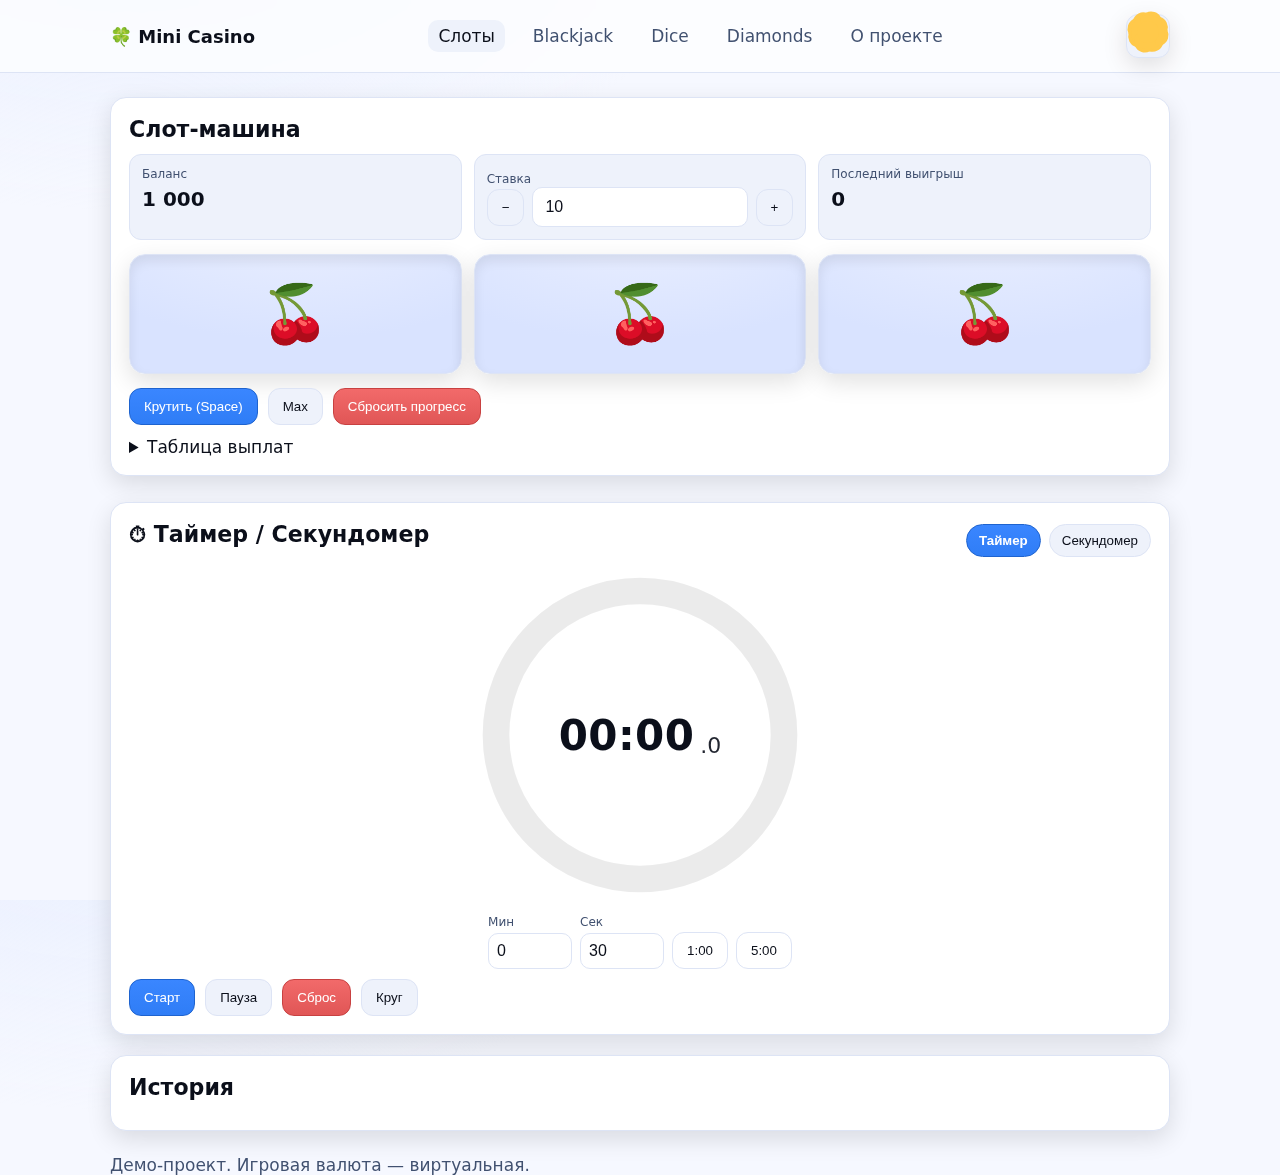
<file: index.html>
<!doctype html>
<html lang="ru">
<head>
  <meta charset="utf-8" />
  <meta name="viewport" content="width=device-width, initial-scale=1" />
  <title>🍀 Mini Casino — Слоты </title>
  <link rel="stylesheet" href="./styles/index.css" />
</head>
<body>
  <header class="app-header">
    <nav class="nav">
      <a class="nav__logo" href="index.html" aria-label="На главную">🍀 Mini Casino</a>
      <ul class="nav__links">
        <li><a href="index.html" aria-current="page">Слоты</a></li>
        <li><a href="blackjack.html">Blackjack</a></li>
        <li><a href="dice.html">Dice</a></li>
        <li><a href="diamonds.html">Diamonds</a></li>
        <li><a href="about.html">О проекте</a></li>
      </ul>

      <!-- Переключатель темы -->
      <button id="theme-toggle" class="theme-toggle" aria-label="Сменить тему">
        <span class="theme-toggle__icon" aria-hidden="true"></span>
        <span class="sr-only"></span>
      </button>
    </nav>
  </header>

  <main class="page">
    <section class="card">
      <h1 class="card__title">Слот-машина</h1>

      <div class="panel">
        <div class="panel__item">
          <div class="label">Баланс</div>
          <div class="value" id="balance" aria-live="polite">—</div>
        </div>
        <div class="panel__item">
          <label class="label" for="bet">Ставка</label>
          <div class="bet">
            <button class="btn btn--ghost" id="bet-dec" aria-label="Уменьшить ставку">−</button>
            <input id="bet" class="bet__input" type="number" min="1" step="10" value="10" inputmode="numeric" />
            <button class="btn btn--ghost" id="bet-inc" aria-label="Увеличить ставку">+</button>
          </div>
        </div>
        <div class="panel__item">
          <div class="label">Последний выигрыш</div>
          <div class="value" id="lastWin">0</div>
        </div>
      </div>

      <div class="slot" role="group" aria-label="Барабаны слота">
        <div class="reel" id="reel-1" aria-live="polite" aria-label="Барабан 1">🍒</div>
        <div class="reel" id="reel-2" aria-live="polite" aria-label="Барабан 2">🍒</div>
        <div class="reel" id="reel-3" aria-live="polite" aria-label="Барабан 3">🍒</div>
      </div>

      <div class="actions">
        <button class="btn btn--primary" id="spin">Крутить (Space)</button>
        <button class="btn" id="max-bet">Max</button>
        <button class="btn btn--danger" id="reset">Сбросить прогресс</button>
      </div>

      <details class="payouts">
        <summary>Таблица выплат</summary>
        <div class="payouts__grid">
          <div>💎 💎 💎</div><div>×50</div>
          <div>7️⃣ 7️⃣ 7️⃣</div><div>×20</div>
          <div>⭐ ⭐ ⭐</div><div>×7</div>
          <div>🍒 🍒 🍒</div><div>×5</div>
          <div>🍋 🍋 🍋</div><div>×4</div>
          <div>Любые две одинаковые</div><div>×1</div>
        </div>
      </details>
    </section>

    <!-- НОВОЕ: Таймер / Секундомер -->
    <section class="card timer-card" id="timer-card">
      <div class="timer-header">
        <h2 class="card__title">⏱ Таймер / Секундомер</h2>
        <div class="timer-tabs" role="tablist" aria-label="Режимы">
          <button class="tab is-active" data-mode="timer" role="tab" aria-selected="true">Таймер</button>
          <button class="tab" data-mode="stopwatch" role="tab" aria-selected="false">Секундомер</button>
        </div>
      </div>

      <div class="timer-widget">
        <div class="display-wrap">
          <svg class="ring" viewBox="0 0 120 120" aria-hidden="true">
            <circle class="ring-bg" cx="60" cy="60" r="54"></circle>
            <circle class="ring-fg" cx="60" cy="60" r="54"></circle>
          </svg>
          <div class="display" aria-live="polite">
            <span class="digits" id="tw-digits">00:00</span>
            <span class="millis" id="tw-millis">.0</span>
          </div>
        </div>

        <div class="controls">
          <div class="timer-inputs" id="tw-inputs">
            <label>Мин
              <input id="tw-min" type="number" min="0" max="999" value="0" inputmode="numeric">
            </label>
            <label>Сек
              <input id="tw-sec" type="number" min="0" max="59" value="30" inputmode="numeric">
            </label>
            <button class="btn btn--ghost" id="tw-set-1">1:00</button>
            <button class="btn btn--ghost" id="tw-set-5">5:00</button>
          </div>

          <div class="actions">
            <button class="btn btn--primary" id="tw-start">Старт</button>
            <button class="btn" id="tw-pause" disabled>Пауза</button>
            <button class="btn btn--danger" id="tw-reset" disabled>Сброс</button>
            <button class="btn" id="tw-lap" disabled title="Круг (для секундомера)">Круг</button>
          </div>
        </div>

        <div class="laps" id="tw-laps" hidden>
          <div class="laps-head">
            <span>#</span><span>Время круга</span><span>Суммарно</span>
          </div>
          <div class="laps-body" id="tw-laps-body"></div>
          <button class="btn btn--ghost small" id="tw-clear-laps" disabled>Очистить круги</button>
        </div>
      </div>
    </section>

    <section class="card">
      <h2 class="card__title">История</h2>
      <ul id="history" class="history" aria-live="polite"></ul>
    </section>
  </main>

  <footer class="app-footer">
    <p>Демо-проект. Игровая валюта — виртуальная.</p>
  </footer>

  <!-- ТВОИ СКРИПТЫ -->
  <script src="./core/app.js"></script>
  <script src="./slots//index.js"></script>

  <!-- НОВОЕ: переключение темы + таймер/секундомер -->
  <script src="./core/theme.js"></script>
  <script src="./index.js"></script>
</body>
</html>
</file>
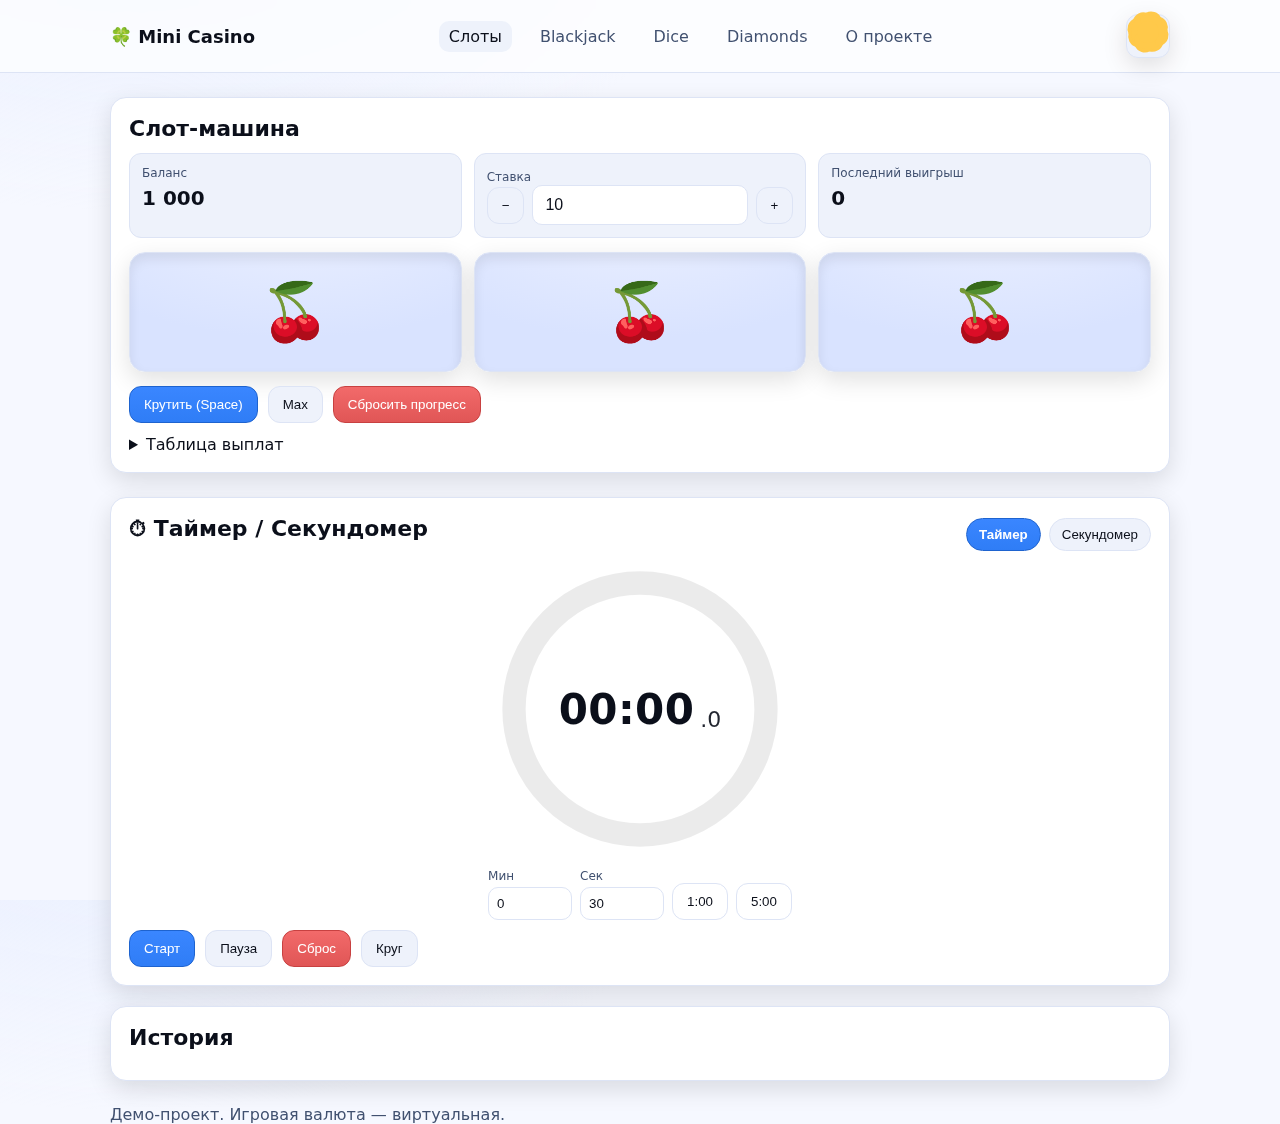
<file: mini-casino/index.html>
<!doctype html>
<html lang="ru">
<head>
  <meta charset="utf-8" />
  <meta name="viewport" content="width=device-width, initial-scale=1" />
  <title>🍀 Mini Casino — Слоты</title>
  <link rel="stylesheet" href="./src/styles/index.css" />
</head>
<body>
  <header class="app-header">
    <nav class="nav">
      <a class="nav__logo" href="index.html" aria-label="На главную">🍀 Mini Casino</a>
      <ul class="nav__links">
        <li><a href="index.html" aria-current="page">Слоты</a></li>
        <li><a href="blackjack.html">Blackjack</a></li>
        <li><a href="dice.html">Dice</a></li>
        <li><a href="diamonds.html">Diamonds</a></li>
        <li><a href="about.html">О проекте</a></li>
      </ul>

      <!-- Переключатель темы -->
      <button id="theme-toggle" class="theme-toggle" aria-label="Сменить тему">
        <span class="theme-toggle__icon" aria-hidden="true"></span>
        <span class="sr-only"></span>
      </button>
    </nav>
  </header>

  <main class="page">
    <section class="card">
      <h1 class="card__title">Слот-машина</h1>

      <div class="panel">
        <div class="panel__item">
          <div class="label">Баланс</div>
          <div class="value" id="balance" aria-live="polite">—</div>
        </div>
        <div class="panel__item">
          <label class="label" for="bet">Ставка</label>
          <div class="bet">
            <button class="btn btn--ghost" id="bet-dec" aria-label="Уменьшить ставку">−</button>
            <input id="bet" class="bet__input" type="number" min="1" step="10" value="10" inputmode="numeric" />
            <button class="btn btn--ghost" id="bet-inc" aria-label="Увеличить ставку">+</button>
          </div>
        </div>
        <div class="panel__item">
          <div class="label">Последний выигрыш</div>
          <div class="value" id="lastWin">0</div>
        </div>
      </div>

      <div class="slot" role="group" aria-label="Барабаны слота">
        <div class="reel" id="reel-1" aria-live="polite" aria-label="Барабан 1">🍒</div>
        <div class="reel" id="reel-2" aria-live="polite" aria-label="Барабан 2">🍒</div>
        <div class="reel" id="reel-3" aria-live="polite" aria-label="Барабан 3">🍒</div>
      </div>

      <div class="actions">
        <button class="btn btn--primary" id="spin">Крутить (Space)</button>
        <button class="btn" id="max-bet">Max</button>
        <button class="btn btn--danger" id="reset">Сбросить прогресс</button>
      </div>

      <details class="payouts">
        <summary>Таблица выплат</summary>
        <div class="payouts__grid">
          <div>💎 💎 💎</div><div>×50</div>
          <div>7️⃣ 7️⃣ 7️⃣</div><div>×20</div>
          <div>⭐ ⭐ ⭐</div><div>×7</div>
          <div>🍒 🍒 🍒</div><div>×5</div>
          <div>🍋 🍋 🍋</div><div>×4</div>
          <div>Любые две одинаковые</div><div>×1</div>
        </div>
      </details>
    </section>

    <!-- НОВОЕ: Таймер / Секундомер -->
    <section class="card timer-card" id="timer-card">
      <div class="timer-header">
        <h2 class="card__title">⏱ Таймер / Секундомер</h2>
        <div class="timer-tabs" role="tablist" aria-label="Режимы">
          <button class="tab is-active" data-mode="timer" role="tab" aria-selected="true">Таймер</button>
          <button class="tab" data-mode="stopwatch" role="tab" aria-selected="false">Секундомер</button>
        </div>
      </div>

      <div class="timer-widget">
        <div class="display-wrap">
          <svg class="ring" viewBox="0 0 120 120" aria-hidden="true">
            <circle class="ring-bg" cx="60" cy="60" r="54"></circle>
            <circle class="ring-fg" cx="60" cy="60" r="54"></circle>
          </svg>
          <div class="display" aria-live="polite">
            <span class="digits" id="tw-digits">00:00</span>
            <span class="millis" id="tw-millis">.0</span>
          </div>
        </div>

        <div class="controls">
          <div class="timer-inputs" id="tw-inputs">
            <label>Мин
              <input id="tw-min" type="number" min="0" max="999" value="0" inputmode="numeric">
            </label>
            <label>Сек
              <input id="tw-sec" type="number" min="0" max="59" value="30" inputmode="numeric">
            </label>
            <button class="btn btn--ghost" id="tw-set-1">1:00</button>
            <button class="btn btn--ghost" id="tw-set-5">5:00</button>
          </div>

          <div class="actions">
            <button class="btn btn--primary" id="tw-start">Старт</button>
            <button class="btn" id="tw-pause" disabled>Пауза</button>
            <button class="btn btn--danger" id="tw-reset" disabled>Сброс</button>
            <button class="btn" id="tw-lap" disabled title="Круг (для секундомера)">Круг</button>
          </div>
        </div>

        <div class="laps" id="tw-laps" hidden>
          <div class="laps-head">
            <span>#</span><span>Время круга</span><span>Суммарно</span>
          </div>
          <div class="laps-body" id="tw-laps-body"></div>
          <button class="btn btn--ghost small" id="tw-clear-laps" disabled>Очистить круги</button>
        </div>
      </div>
    </section>

    <section class="card">
      <h2 class="card__title">История</h2>
      <ul id="history" class="history" aria-live="polite"></ul>
    </section>
  </main>

  <footer class="app-footer">
    <p>Демо-проект. Игровая валюта — виртуальная.</p>
  </footer>

  <!-- ТВОИ СКРИПТЫ -->
  <script src="./src/core/app.js"></script>
  <script src="./src/games/slots/index.js"></script>

  <!-- НОВОЕ: переключение темы + таймер/секундомер -->
  <script src="./src/core/theme.js"></script>
  <script src="./src/widgets/timer/index.js"></script>
</body>
</html>
</file>
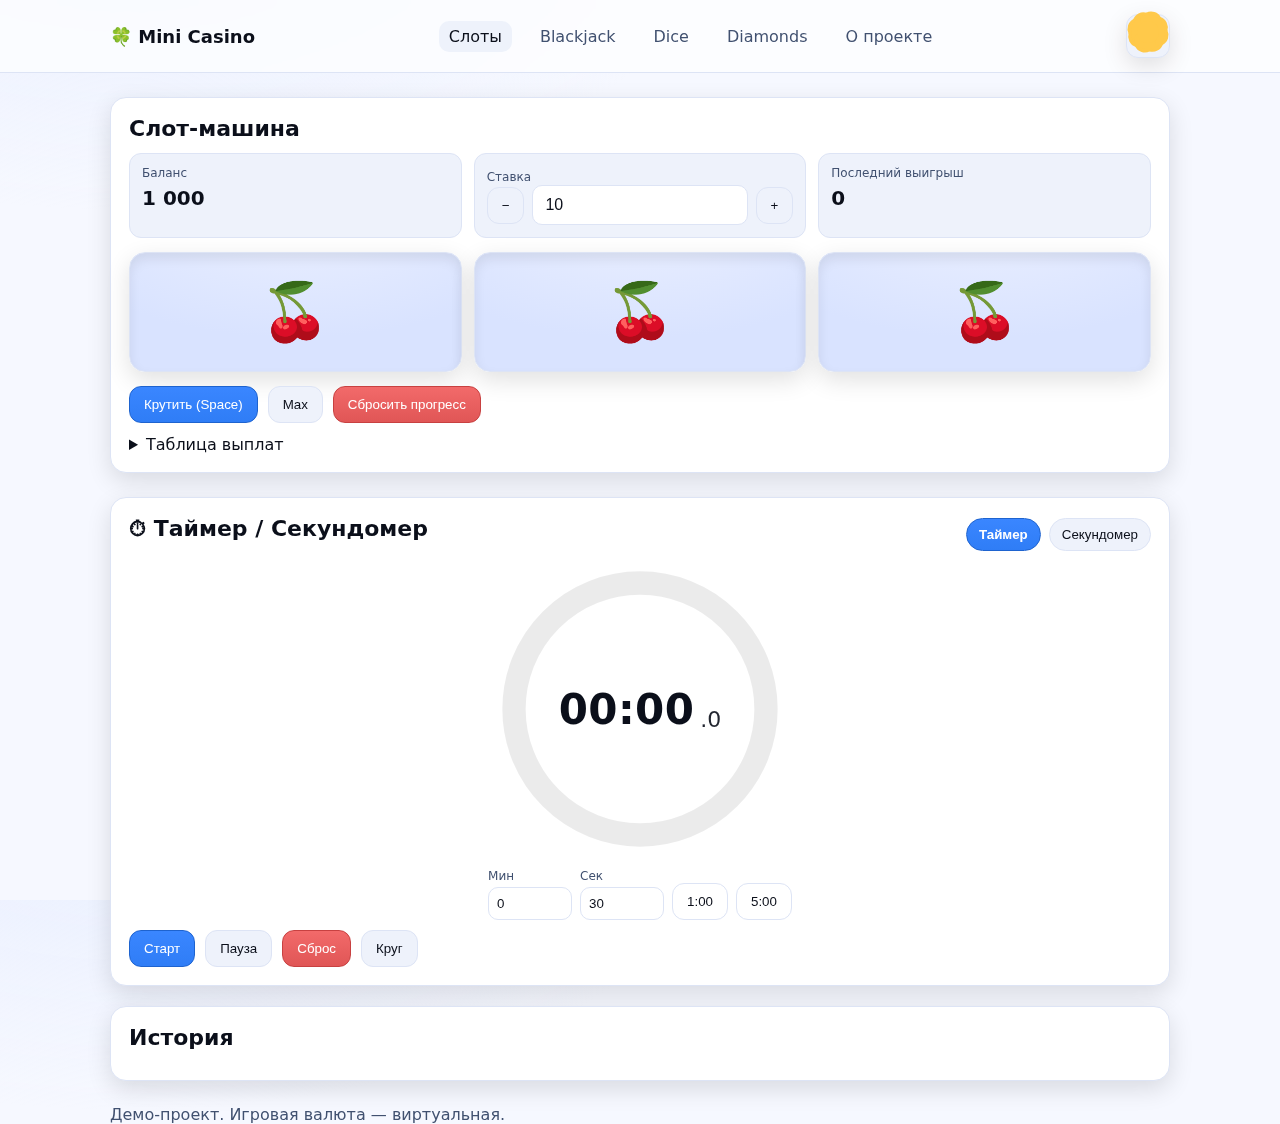
<file: mini-casino/public/index.html>
<!doctype html>
<html lang="ru">
<head>
  <meta charset="utf-8" />
  <meta name="viewport" content="width=device-width, initial-scale=1" />
  <title>🍀 Mini Casino — Слоты</title>
  <link rel="stylesheet" href="../src/styles/index.css" />
</head>
<body>
  <header class="app-header">
    <nav class="nav">
      <a class="nav__logo" href="index.html" aria-label="На главную">🍀 Mini Casino</a>
      <ul class="nav__links">
        <li><a href="index.html" aria-current="page">Слоты</a></li>
        <li><a href="blackjack.html">Blackjack</a></li>
        <li><a href="dice.html">Dice</a></li>
        <li><a href="diamonds.html">Diamonds</a></li>
        <li><a href="about.html">О проекте</a></li>
      </ul>

      <!-- Переключатель темы -->
      <button id="theme-toggle" class="theme-toggle" aria-label="Сменить тему">
        <span class="theme-toggle__icon" aria-hidden="true"></span>
        <span class="sr-only"></span>
      </button>
    </nav>
  </header>

  <main class="page">
    <section class="card">
      <h1 class="card__title">Слот-машина</h1>

      <div class="panel">
        <div class="panel__item">
          <div class="label">Баланс</div>
          <div class="value" id="balance" aria-live="polite">—</div>
        </div>
        <div class="panel__item">
          <label class="label" for="bet">Ставка</label>
          <div class="bet">
            <button class="btn btn--ghost" id="bet-dec" aria-label="Уменьшить ставку">−</button>
            <input id="bet" class="bet__input" type="number" min="1" step="10" value="10" inputmode="numeric" />
            <button class="btn btn--ghost" id="bet-inc" aria-label="Увеличить ставку">+</button>
          </div>
        </div>
        <div class="panel__item">
          <div class="label">Последний выигрыш</div>
          <div class="value" id="lastWin">0</div>
        </div>
      </div>

      <div class="slot" role="group" aria-label="Барабаны слота">
        <div class="reel" id="reel-1" aria-live="polite" aria-label="Барабан 1">🍒</div>
        <div class="reel" id="reel-2" aria-live="polite" aria-label="Барабан 2">🍒</div>
        <div class="reel" id="reel-3" aria-live="polite" aria-label="Барабан 3">🍒</div>
      </div>

      <div class="actions">
        <button class="btn btn--primary" id="spin">Крутить (Space)</button>
        <button class="btn" id="max-bet">Max</button>
        <button class="btn btn--danger" id="reset">Сбросить прогресс</button>
      </div>

      <details class="payouts">
        <summary>Таблица выплат</summary>
        <div class="payouts__grid">
          <div>💎 💎 💎</div><div>×50</div>
          <div>7️⃣ 7️⃣ 7️⃣</div><div>×20</div>
          <div>⭐ ⭐ ⭐</div><div>×7</div>
          <div>🍒 🍒 🍒</div><div>×5</div>
          <div>🍋 🍋 🍋</div><div>×4</div>
          <div>Любые две одинаковые</div><div>×1</div>
        </div>
      </details>
    </section>

    <!-- НОВОЕ: Таймер / Секундомер -->
    <section class="card timer-card" id="timer-card">
      <div class="timer-header">
        <h2 class="card__title">⏱ Таймер / Секундомер</h2>
        <div class="timer-tabs" role="tablist" aria-label="Режимы">
          <button class="tab is-active" data-mode="timer" role="tab" aria-selected="true">Таймер</button>
          <button class="tab" data-mode="stopwatch" role="tab" aria-selected="false">Секундомер</button>
        </div>
      </div>

      <div class="timer-widget">
        <div class="display-wrap">
          <svg class="ring" viewBox="0 0 120 120" aria-hidden="true">
            <circle class="ring-bg" cx="60" cy="60" r="54"></circle>
            <circle class="ring-fg" cx="60" cy="60" r="54"></circle>
          </svg>
          <div class="display" aria-live="polite">
            <span class="digits" id="tw-digits">00:00</span>
            <span class="millis" id="tw-millis">.0</span>
          </div>
        </div>

        <div class="controls">
          <div class="timer-inputs" id="tw-inputs">
            <label>Мин
              <input id="tw-min" type="number" min="0" max="999" value="0" inputmode="numeric">
            </label>
            <label>Сек
              <input id="tw-sec" type="number" min="0" max="59" value="30" inputmode="numeric">
            </label>
            <button class="btn btn--ghost" id="tw-set-1">1:00</button>
            <button class="btn btn--ghost" id="tw-set-5">5:00</button>
          </div>

          <div class="actions">
            <button class="btn btn--primary" id="tw-start">Старт</button>
            <button class="btn" id="tw-pause" disabled>Пауза</button>
            <button class="btn btn--danger" id="tw-reset" disabled>Сброс</button>
            <button class="btn" id="tw-lap" disabled title="Круг (для секундомера)">Круг</button>
          </div>
        </div>

        <div class="laps" id="tw-laps" hidden>
          <div class="laps-head">
            <span>#</span><span>Время круга</span><span>Суммарно</span>
          </div>
          <div class="laps-body" id="tw-laps-body"></div>
          <button class="btn btn--ghost small" id="tw-clear-laps" disabled>Очистить круги</button>
        </div>
      </div>
    </section>

    <section class="card">
      <h2 class="card__title">История</h2>
      <ul id="history" class="history" aria-live="polite"></ul>
    </section>
  </main>

  <footer class="app-footer">
    <p>Демо-проект. Игровая валюта — виртуальная.</p>
  </footer>

  <!-- ТВОИ СКРИПТЫ -->
  <script src="../src/core/app.js"></script>
  <script src="../src/games/slots/index.js"></script>

  <!-- НОВОЕ: переключение темы + таймер/секундомер -->
  <script src="../src/core/theme.js"></script>
  <script src="../src/widgets/timer/index.js"></script>
</body>
</html>
</file>
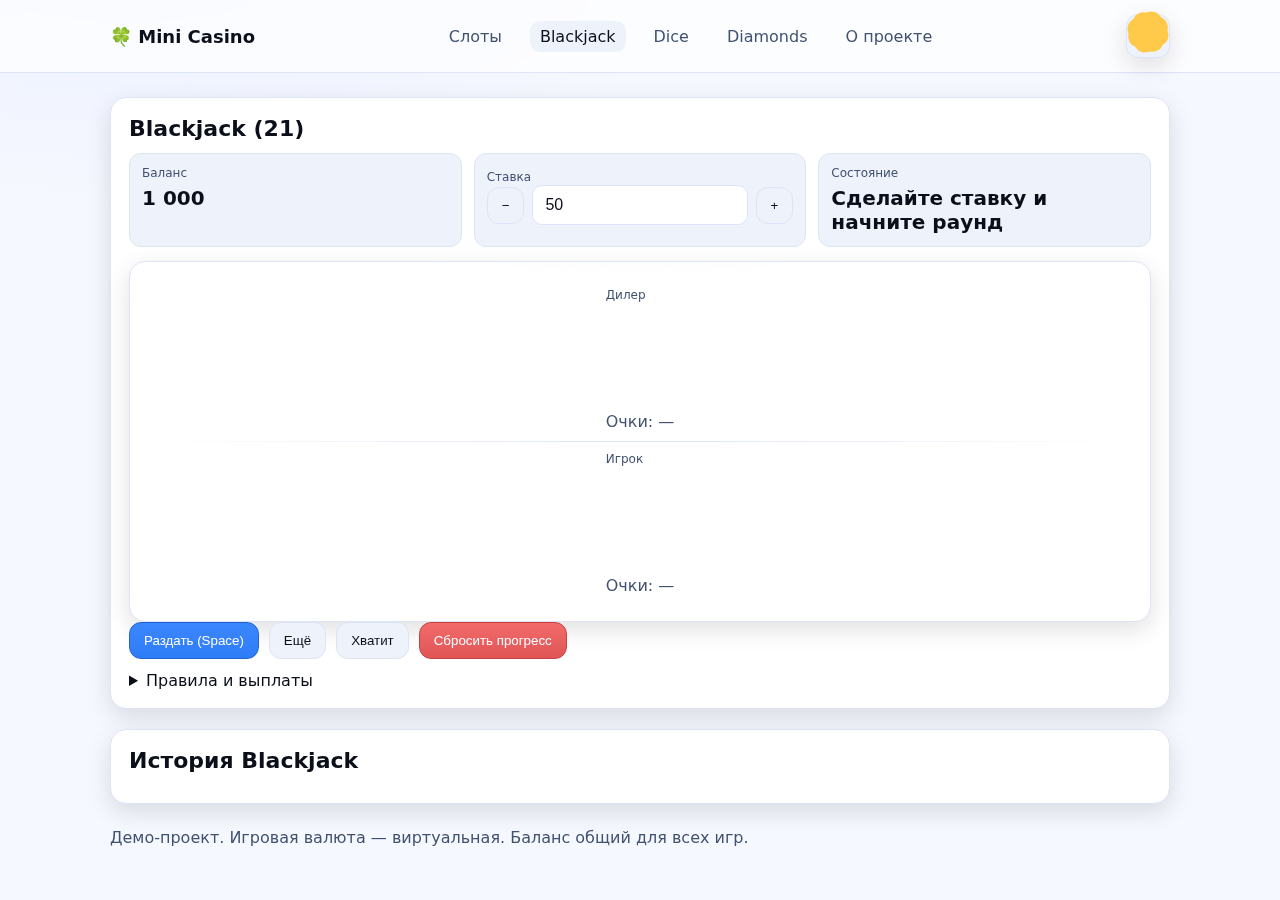
<file: blackjack.html>
<!doctype html>
<html lang="ru">
<head>
  <meta charset="utf-8" />
  <meta name="viewport" content="width=device-width, initial-scale=1" />
  <title>Blackjack — 🍀 Mini Casino</title>
  <link rel="stylesheet" href="/mini-casino/src/styles/index.css" />
</head>
<body>
  <header class="app-header">
    <nav class="nav">
      <a class="nav__logo" href="index.html">🍀 Mini Casino</a>
      <ul class="nav__links">
        <li><a href="index.html">Слоты</a></li>
        <li><a href="blackjack.html" aria-current="page">Blackjack</a></li>
        <li><a href="dice.html">Dice</a></li>
        <li><a href="diamonds.html">Diamonds</a></li>

        <li><a href="about.html">О проекте</a></li>
      </ul>

      <button id="theme-toggle" class="theme-toggle" aria-label="Сменить тему">
        <span class="theme-toggle__icon" aria-hidden="true"></span>
        <span class="sr-only"></span>
      </button>

    </nav>
  </header>

  <main class="page">
    <section class="card">
      <h1 class="card__title">Blackjack (21)</h1>

      <div class="panel">
        <div class="panel__item">
          <div class="label">Баланс</div>
          <div class="value" id="bj-balance">—</div>
        </div>
        <div class="panel__item">
          <label class="label" for="bj-bet">Ставка</label>
          <div class="bet">
            <button class="btn btn--ghost" id="bj-bet-dec">−</button>
            <input id="bj-bet" class="bet__input" type="number" min="10" step="10" value="50" />
            <button class="btn btn--ghost" id="bj-bet-inc">+</button>
          </div>
        </div>
        <div class="panel__item">
          <div class="label">Состояние</div>
          <div class="value" id="bj-status">Сделайте ставку и начните раунд</div>
        </div>
      </div>

      <div class="bj-table">
        <div class="bj-row">
          <div class="bj-hand">
            <div class="label">Дилер</div>
            <div class="bj-cards" id="dealer-cards" aria-live="polite"></div>
            <div class="bj-score" id="dealer-score">Очки: —</div>
          </div>
        </div>
        <div class="bj-divider"></div>
        <div class="bj-row">
          <div class="bj-hand">
            <div class="label">Игрок</div>
            <div class="bj-cards" id="player-cards" aria-live="polite"></div>
            <div class="bj-score" id="player-score">Очки: —</div>
          </div>
        </div>
      </div>

      <div class="actions">
        <button class="btn btn--primary" id="bj-deal">Раздать (Space)</button>
        <button class="btn" id="bj-hit" disabled>Ещё</button>
        <button class="btn" id="bj-stand" disabled>Хватит</button>
        <button class="btn btn--danger" id="bj-reset">Сбросить прогресс</button>
      </div>

      <details class="payouts">
        <summary>Правила и выплаты</summary>
        <ul class="list">
          <li>Цель — набрать 21 или ближе к 21, чем дилер, не перебирая.</li>
          <li>A = 1 или 11; J/Q/K = 10; остальное — по номиналу.</li>
          <li>Естественный блэкджек (A + 10/J/Q/K на раздаче): выплата 3:2.</li>
          <li>Обычная победа: 1:1. Ничья: возврат ставки.</li>
          <li>Дилер берёт карты до «софт 17» включительно.</li>
        </ul>
      </details>
    </section>

    <section class="card">
      <h2 class="card__title">История Blackjack</h2>
      <ul id="bj-history" class="history"></ul>
    </section>
  </main>

  <footer class="app-footer">
    <p>Демо-проект. Игровая валюта — виртуальная. Баланс общий для всех игр.</p>
  </footer>

  <script src="./mini-casino//src//core/app.js"></script>
  <script src="./mini-casino//src/games//blackjack//blackjack.js"></script>

  <script src="./mini-casino//src/core/theme.js"></script>
</body>
</html>
</file>
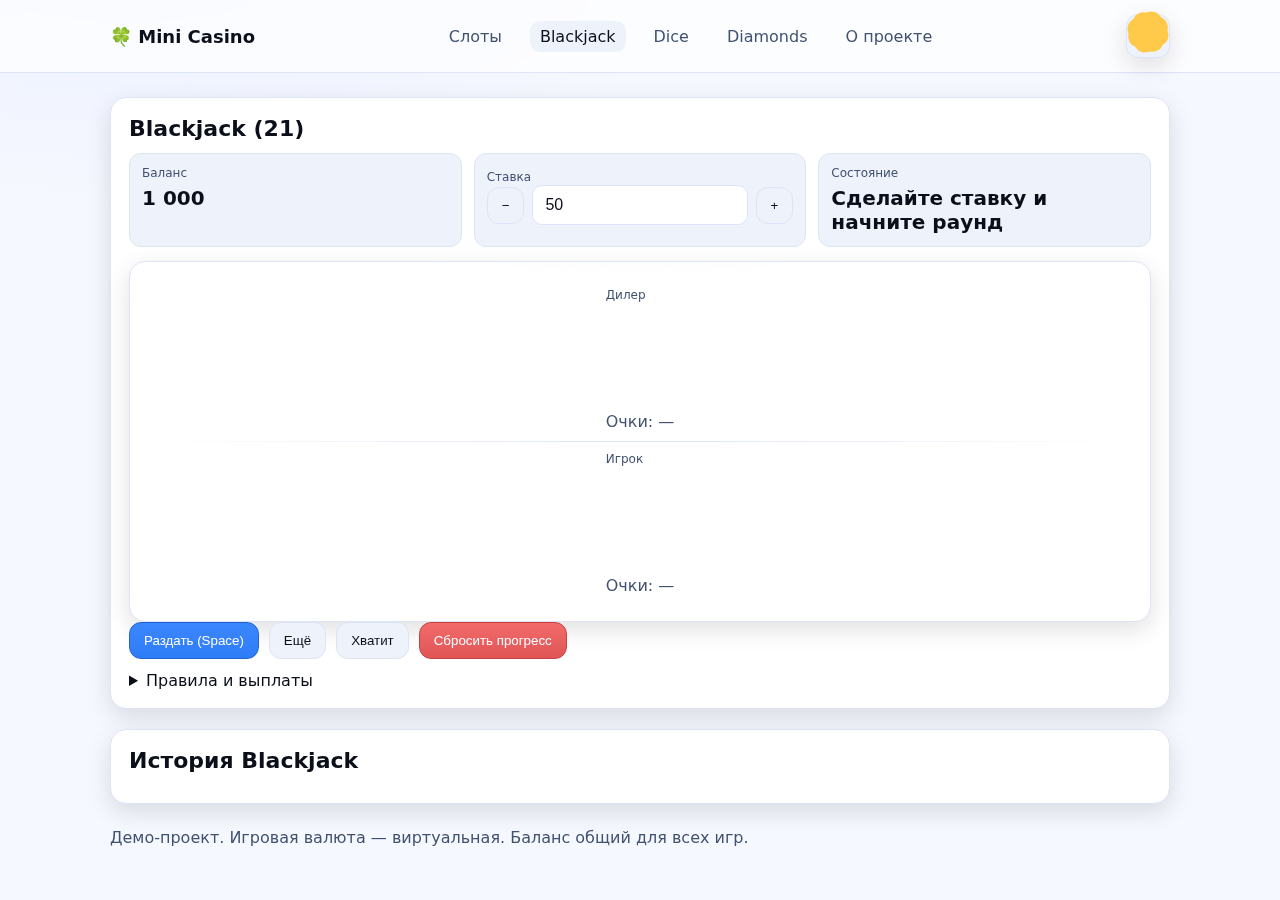
<file: mini-casino/blackjack.html>
<!doctype html>
<html lang="ru">
<head>
  <meta charset="utf-8" />
  <meta name="viewport" content="width=device-width, initial-scale=1" />
  <title>Blackjack — 🍀 Mini Casino</title>
  <link rel="stylesheet" href="./src//styles//index.css" />
</head>
<body>
  <header class="app-header">
    <nav class="nav">
      <a class="nav__logo" href="index.html">🍀 Mini Casino</a>
      <ul class="nav__links">
        <li><a href="index.html">Слоты</a></li>
        <li><a href="blackjack.html" aria-current="page">Blackjack</a></li>
        <li><a href="dice.html">Dice</a></li>
        <li><a href="diamonds.html">Diamonds</a></li>

        <li><a href="about.html">О проекте</a></li>
      </ul>

      <button id="theme-toggle" class="theme-toggle" aria-label="Сменить тему">
        <span class="theme-toggle__icon" aria-hidden="true"></span>
        <span class="sr-only"></span>
      </button>

    </nav>
  </header>

  <main class="page">
    <section class="card">
      <h1 class="card__title">Blackjack (21)</h1>

      <div class="panel">
        <div class="panel__item">
          <div class="label">Баланс</div>
          <div class="value" id="bj-balance">—</div>
        </div>
        <div class="panel__item">
          <label class="label" for="bj-bet">Ставка</label>
          <div class="bet">
            <button class="btn btn--ghost" id="bj-bet-dec">−</button>
            <input id="bj-bet" class="bet__input" type="number" min="10" step="10" value="50" />
            <button class="btn btn--ghost" id="bj-bet-inc">+</button>
          </div>
        </div>
        <div class="panel__item">
          <div class="label">Состояние</div>
          <div class="value" id="bj-status">Сделайте ставку и начните раунд</div>
        </div>
      </div>

      <div class="bj-table">
        <div class="bj-row">
          <div class="bj-hand">
            <div class="label">Дилер</div>
            <div class="bj-cards" id="dealer-cards" aria-live="polite"></div>
            <div class="bj-score" id="dealer-score">Очки: —</div>
          </div>
        </div>
        <div class="bj-divider"></div>
        <div class="bj-row">
          <div class="bj-hand">
            <div class="label">Игрок</div>
            <div class="bj-cards" id="player-cards" aria-live="polite"></div>
            <div class="bj-score" id="player-score">Очки: —</div>
          </div>
        </div>
      </div>

      <div class="actions">
        <button class="btn btn--primary" id="bj-deal">Раздать (Space)</button>
        <button class="btn" id="bj-hit" disabled>Ещё</button>
        <button class="btn" id="bj-stand" disabled>Хватит</button>
        <button class="btn btn--danger" id="bj-reset">Сбросить прогресс</button>
      </div>

      <details class="payouts">
        <summary>Правила и выплаты</summary>
        <ul class="list">
          <li>Цель — набрать 21 или ближе к 21, чем дилер, не перебирая.</li>
          <li>A = 1 или 11; J/Q/K = 10; остальное — по номиналу.</li>
          <li>Естественный блэкджек (A + 10/J/Q/K на раздаче): выплата 3:2.</li>
          <li>Обычная победа: 1:1. Ничья: возврат ставки.</li>
          <li>Дилер берёт карты до «софт 17» включительно.</li>
        </ul>
      </details>
    </section>

    <section class="card">
      <h2 class="card__title">История Blackjack</h2>
      <ul id="bj-history" class="history"></ul>
    </section>
  </main>

  <footer class="app-footer">
    <p>Демо-проект. Игровая валюта — виртуальная. Баланс общий для всех игр.</p>
  </footer>

  <script src="./src//core/app.js"></script>
  <script src="./src/games//blackjack//blackjack.js"></script>

  <script src="./src/core/theme.js"></script>
</body>
</html>
</file>
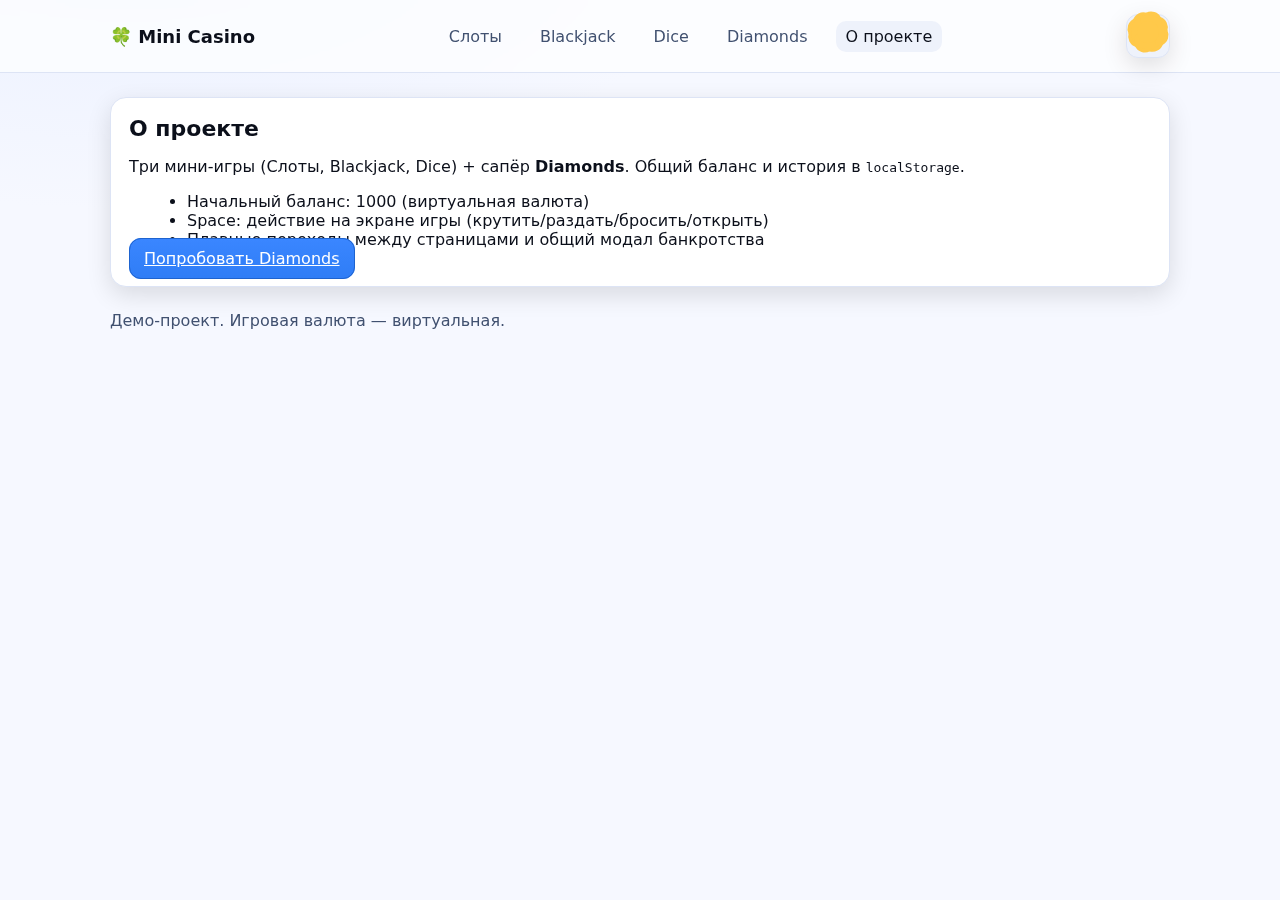
<file: mini-casino/public/about.html>
<!doctype html>
<html lang="ru">
<head>
  <meta charset="utf-8" />
  <meta name="viewport" content="width=device-width, initial-scale=1" />
  <title>О проекте — 🍀 Mini Casino</title>
  <link rel="stylesheet" href="../src//styles/index.css" />
</head>
<body>
  <header class="app-header">
    <nav class="nav">
      <a class="nav__logo" href="index.html">🍀 Mini Casino</a>
      <ul class="nav__links">
        <li><a href="index.html">Слоты</a></li>
        <li><a href="blackjack.html">Blackjack</a></li>
        <li><a href="dice.html">Dice</a></li>
        <li><a href="diamonds.html">Diamonds</a></li>

        <li><a href="about.html" aria-current="page">О проекте</a></li>
      </ul>

      <button id="theme-toggle" class="theme-toggle" aria-label="Сменить тему">
        <span class="theme-toggle__icon" aria-hidden="true"></span>
        <span class="sr-only"></span>
      </button>
    </nav>
  </header>

  <main class="page">
    <section class="card">
      <h1 class="card__title">О проекте</h1>
      <p>Три мини-игры (Слоты, Blackjack, Dice) + сапёр <strong>Diamonds</strong>. Общий баланс и история в <code>localStorage</code>.</p>
      <ul class="list">
        <li>Начальный баланс: 1000 (виртуальная валюта)</li>
        <li>Space: действие на экране игры (крутить/раздать/бросить/открыть)</li>
        <li>Плавные переходы между страницами и общий модал банкротства</li>
      </ul>
      <a class="btn btn--primary" href="diamonds.html">Попробовать Diamonds</a>
    </section>
  </main>

  <footer class="app-footer">
    <p>Демо-проект. Игровая валюта — виртуальная.</p>
  </footer>

  <script src="../src//core//app.js"></script>

  <script src="../src/core/theme.js"></script>
</body>
</html>
</file>
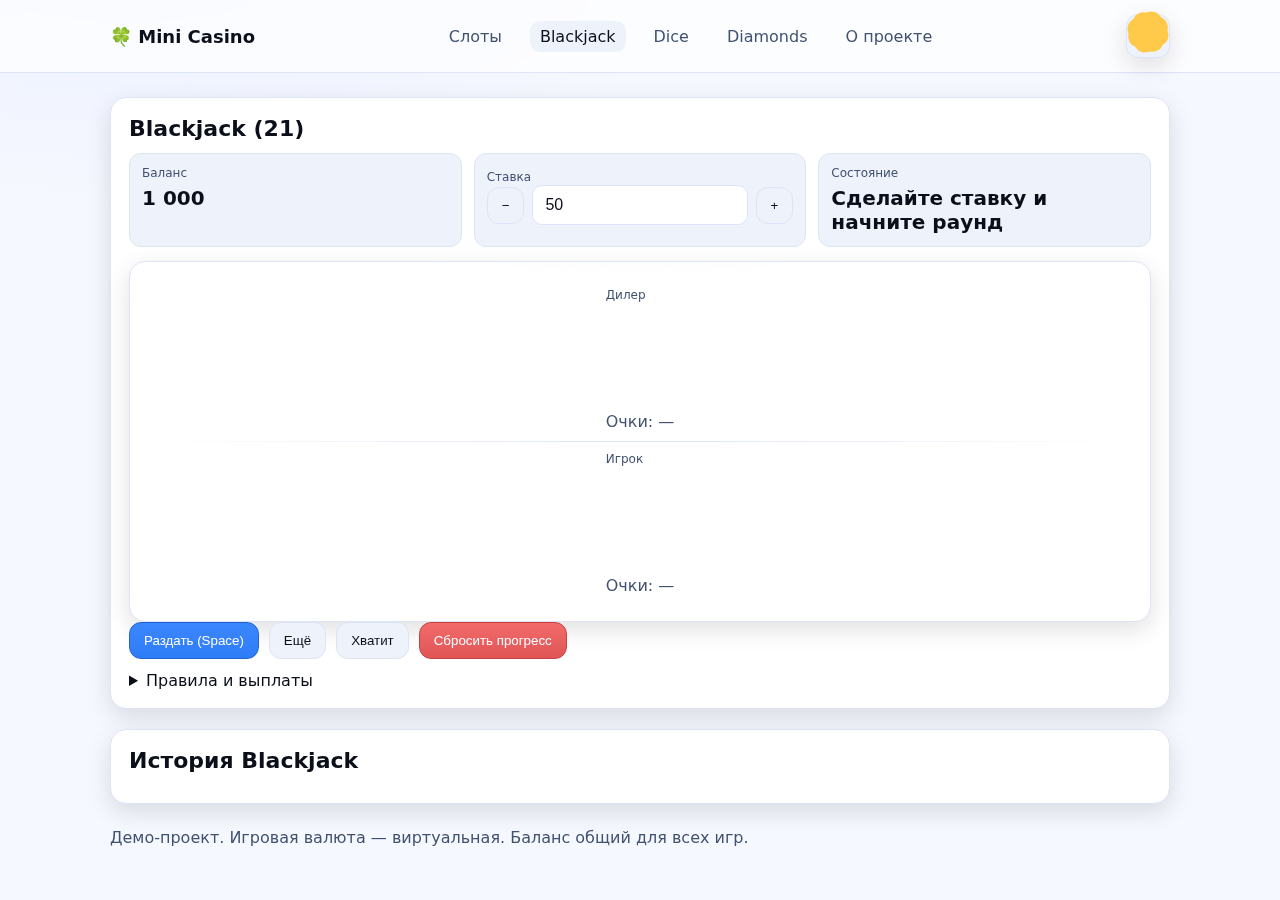
<file: mini-casino/public/blackjack.html>
<!doctype html>
<html lang="ru">
<head>
  <meta charset="utf-8" />
  <meta name="viewport" content="width=device-width, initial-scale=1" />
  <title>Blackjack — 🍀 Mini Casino</title>
  <link rel="stylesheet" href="../src//styles//index.css" />
</head>
<body>
  <header class="app-header">
    <nav class="nav">
      <a class="nav__logo" href="index.html">🍀 Mini Casino</a>
      <ul class="nav__links">
        <li><a href="index.html">Слоты</a></li>
        <li><a href="blackjack.html" aria-current="page">Blackjack</a></li>
        <li><a href="dice.html">Dice</a></li>
        <li><a href="diamonds.html">Diamonds</a></li>

        <li><a href="about.html">О проекте</a></li>
      </ul>

      <button id="theme-toggle" class="theme-toggle" aria-label="Сменить тему">
        <span class="theme-toggle__icon" aria-hidden="true"></span>
        <span class="sr-only"></span>
      </button>

    </nav>
  </header>

  <main class="page">
    <section class="card">
      <h1 class="card__title">Blackjack (21)</h1>

      <div class="panel">
        <div class="panel__item">
          <div class="label">Баланс</div>
          <div class="value" id="bj-balance">—</div>
        </div>
        <div class="panel__item">
          <label class="label" for="bj-bet">Ставка</label>
          <div class="bet">
            <button class="btn btn--ghost" id="bj-bet-dec">−</button>
            <input id="bj-bet" class="bet__input" type="number" min="10" step="10" value="50" />
            <button class="btn btn--ghost" id="bj-bet-inc">+</button>
          </div>
        </div>
        <div class="panel__item">
          <div class="label">Состояние</div>
          <div class="value" id="bj-status">Сделайте ставку и начните раунд</div>
        </div>
      </div>

      <div class="bj-table">
        <div class="bj-row">
          <div class="bj-hand">
            <div class="label">Дилер</div>
            <div class="bj-cards" id="dealer-cards" aria-live="polite"></div>
            <div class="bj-score" id="dealer-score">Очки: —</div>
          </div>
        </div>
        <div class="bj-divider"></div>
        <div class="bj-row">
          <div class="bj-hand">
            <div class="label">Игрок</div>
            <div class="bj-cards" id="player-cards" aria-live="polite"></div>
            <div class="bj-score" id="player-score">Очки: —</div>
          </div>
        </div>
      </div>

      <div class="actions">
        <button class="btn btn--primary" id="bj-deal">Раздать (Space)</button>
        <button class="btn" id="bj-hit" disabled>Ещё</button>
        <button class="btn" id="bj-stand" disabled>Хватит</button>
        <button class="btn btn--danger" id="bj-reset">Сбросить прогресс</button>
      </div>

      <details class="payouts">
        <summary>Правила и выплаты</summary>
        <ul class="list">
          <li>Цель — набрать 21 или ближе к 21, чем дилер, не перебирая.</li>
          <li>A = 1 или 11; J/Q/K = 10; остальное — по номиналу.</li>
          <li>Естественный блэкджек (A + 10/J/Q/K на раздаче): выплата 3:2.</li>
          <li>Обычная победа: 1:1. Ничья: возврат ставки.</li>
          <li>Дилер берёт карты до «софт 17» включительно.</li>
        </ul>
      </details>
    </section>

    <section class="card">
      <h2 class="card__title">История Blackjack</h2>
      <ul id="bj-history" class="history"></ul>
    </section>
  </main>

  <footer class="app-footer">
    <p>Демо-проект. Игровая валюта — виртуальная. Баланс общий для всех игр.</p>
  </footer>

  <script src="../src//core/app.js"></script>
  <script src="../src/games//blackjack//blackjack.js"></script>

  <script src="../src/core/theme.js"></script>
</body>
</html>
</file>
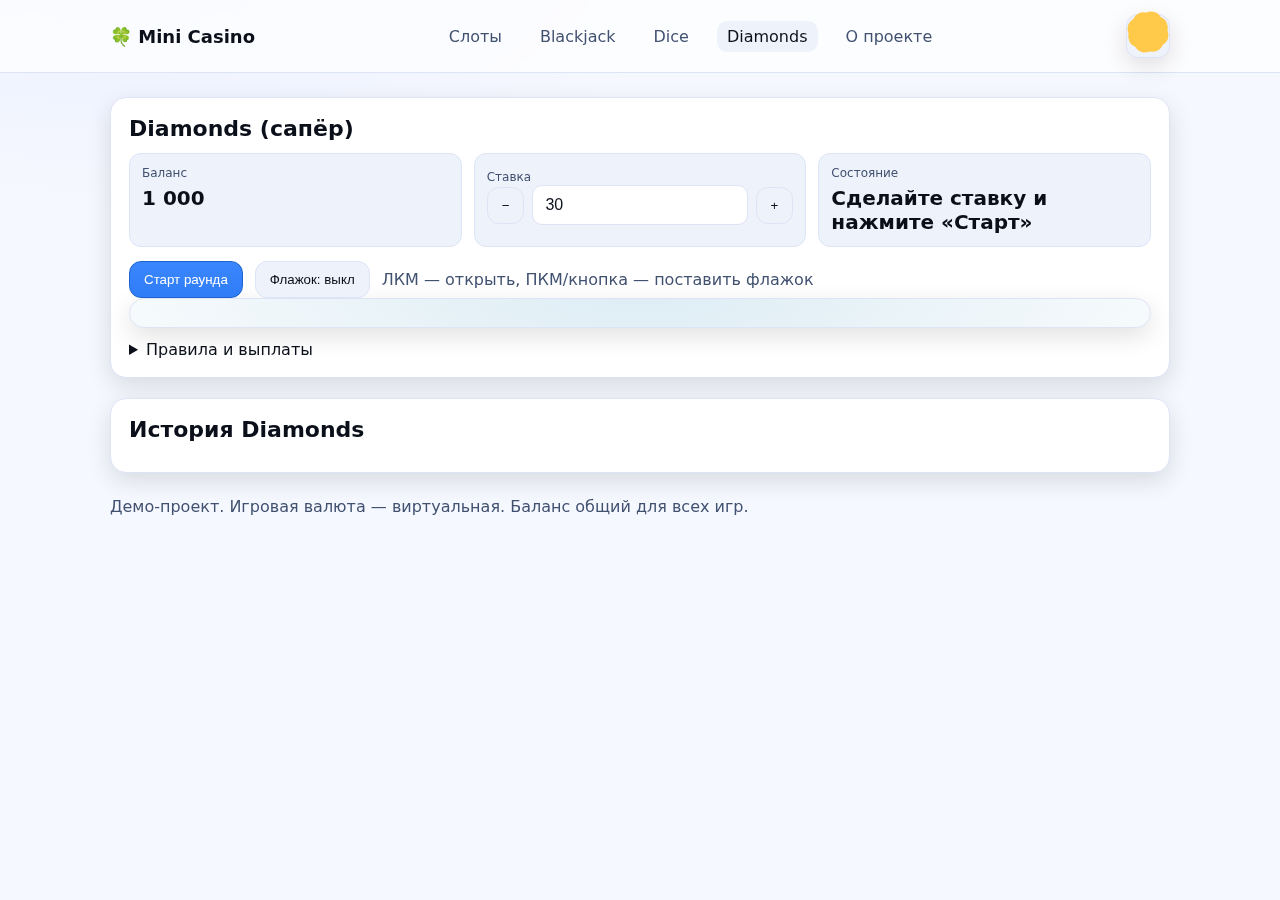
<file: mini-casino/public/diamonds.html>
<!doctype html>
<html lang="ru">
<head>
  <meta charset="utf-8" />
  <meta name="viewport" content="width=device-width, initial-scale=1" />
  <title>Diamonds — 🍀 Mini Casino</title>
  <link rel="stylesheet" href="../src//styles//index.css" />
</head>
<body>
  <header class="app-header">
    <nav class="nav">
      <a class="nav__logo" href="index.html">🍀 Mini Casino</a>
      <ul class="nav__links">
        <li><a href="index.html">Слоты</a></li>
        <li><a href="blackjack.html">Blackjack</a></li>
        <li><a href="dice.html">Dice</a></li>
        <li><a href="diamonds.html" aria-current="page">Diamonds</a></li>

        <li><a href="about.html">О проекте</a></li>
      </ul>

      <button id="theme-toggle" class="theme-toggle" aria-label="Сменить тему">
        <span class="theme-toggle__icon" aria-hidden="true"></span>
        <span class="sr-only"></span>
      </button>
    </nav>
  </header>

  <main class="page">
    <section class="card">
      <h1 class="card__title">Diamonds (сапёр)</h1>

      <div class="panel">
        <div class="panel__item">
          <div class="label">Баланс</div>
          <div class="value" id="dm-balance">—</div>
        </div>
        <div class="panel__item">
          <label class="label" for="dm-bet">Ставка</label>
          <div class="bet">
            <button class="btn btn--ghost" id="dm-bet-dec">−</button>
            <input id="dm-bet" class="bet__input" type="number" min="10" step="10" value="30" />
            <button class="btn btn--ghost" id="dm-bet-inc">+</button>
          </div>
        </div>
        <div class="panel__item">
          <div class="label">Состояние</div>
          <div class="value" id="dm-status">Сделайте ставку и нажмите «Старт»</div>
        </div>
      </div>

      <div class="diamonds-panel">
        <button class="btn btn--primary" id="dm-start">Старт раунда</button>
        <button class="btn" id="dm-flag">Флажок: выкл</button>
        <span class="diamonds-legend">ЛКМ — открыть, ПКМ/кнопка — поставить флажок</span>
      </div>

      <div id="board" class="diamonds-board" hidden>
        <div id="grid" class="diamonds-grid"></div>
      </div>

      <details class="payouts">
        <summary>Правила и выплаты</summary>
        <ul class="list">
          <li>Поле 8×8, бомб: 10. Нажмите «Старт» — ставка списывается.</li>
          <li>Откройте все безопасные клетки — победа (выплата ×3 от ставки).</li>
          <li>Попали в бомбу — проигрыш (выплата 0).</li>
          <li>Числа показывают, сколько бомб по соседству (как в сапёре).</li>
        </ul>
      </details>
    </section>

    <section class="card">
      <h2 class="card__title">История Diamonds</h2>
      <ul id="dm-history" class="history"></ul>
    </section>
  </main>

  <footer class="app-footer">
    <p>Демо-проект. Игровая валюта — виртуальная. Баланс общий для всех игр.</p>
  </footer>

  <script src="../src//core/app.js"></script>
  <script src="../src//games/diamonds/diamonds.js"></script>

  <script src="../src/core/theme.js"></script>
</body>
</html>
</file>
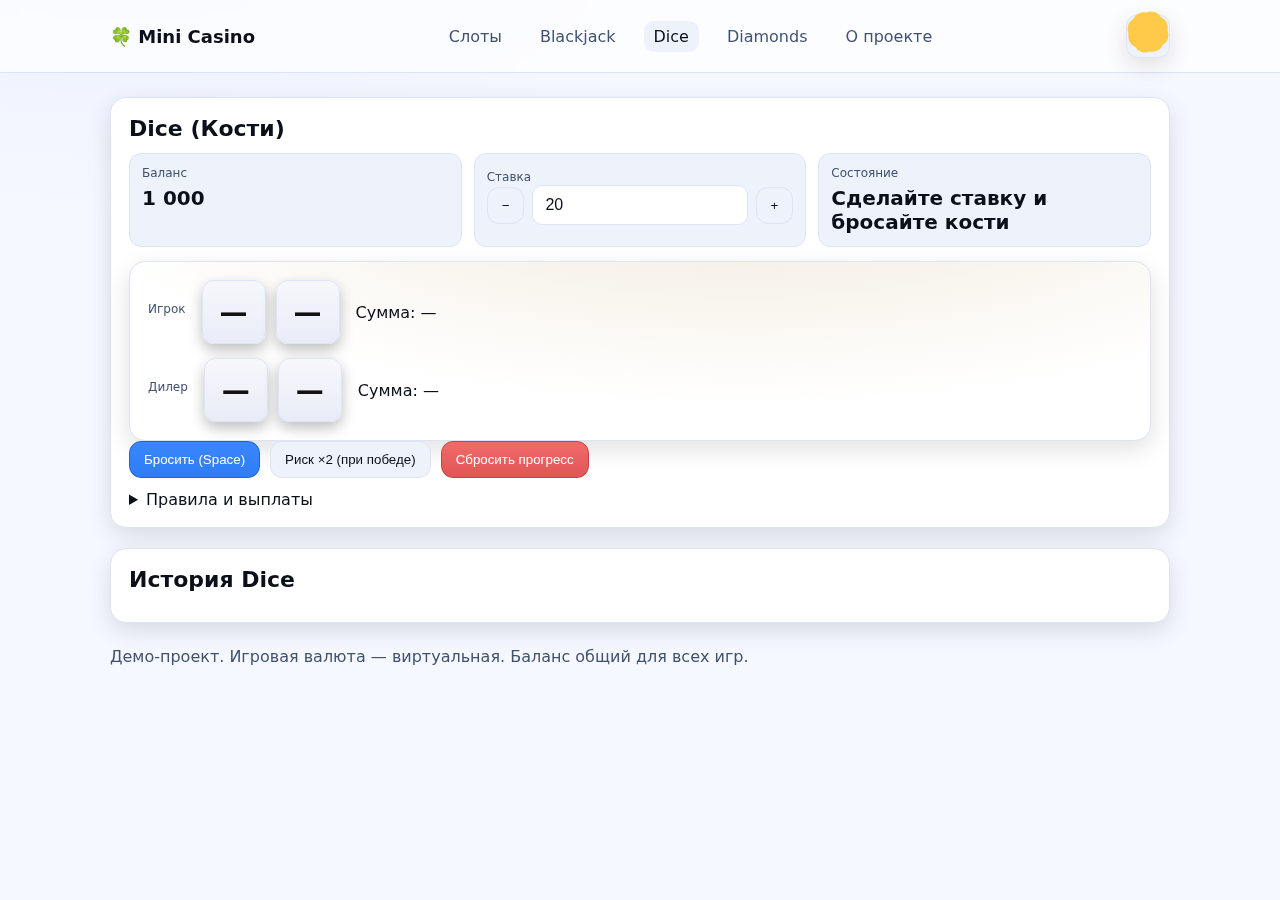
<file: mini-casino/public/dice.html>
<!doctype html>
<html lang="ru">
<head>
  <meta charset="utf-8" />
  <meta name="viewport" content="width=device-width, initial-scale=1" />
  <title>Dice — 🍀 Mini Casino</title>
  <link rel="stylesheet" href="../src/styles/index.css" />
</head>
<body>
  <header class="app-header">
    <nav class="nav">
      <a class="nav__logo" href="index.html">🍀 Mini Casino</a>
      <ul class="nav__links">
        <li><a href="index.html">Слоты</a></li>
        <li><a href="blackjack.html">Blackjack</a></li>
        <li><a href="dice.html" aria-current="page">Dice</a></li>
        <li><a href="diamonds.html">Diamonds</a></li>

        <li><a href="about.html">О проекте</a></li>
      </ul>

      <button id="theme-toggle" class="theme-toggle" aria-label="Сменить тему">
        <span class="theme-toggle__icon" aria-hidden="true"></span>
        <span class="sr-only"></span>
      </button>
    </nav>
  </header>

  <main class="page">
    <section class="card">
      <h1 class="card__title">Dice (Кости)</h1>

      <div class="panel">
        <div class="panel__item">
          <div class="label">Баланс</div>
          <div class="value" id="d-balance">—</div>
        </div>
        <div class="panel__item">
          <label class="label" for="d-bet">Ставка</label>
          <div class="bet">
            <button class="btn btn--ghost" id="d-bet-dec">−</button>
            <input id="d-bet" class="bet__input" type="number" min="10" step="10" value="20" />
            <button class="btn btn--ghost" id="d-bet-inc">+</button>
          </div>
        </div>
        <div class="panel__item">
          <div class="label">Состояние</div>
          <div class="value" id="d-status">Сделайте ставку и бросайте кости</div>
        </div>
      </div>

      <div class="dice-area">
        <div class="dice-row">
          <div class="label">Игрок</div>
          <div class="dice-pack">
            <div class="die" id="p1">—</div>
            <div class="die" id="p2">—</div>
          </div>
          <div class="dice-score" id="p-score">Сумма: —</div>
        </div>
        <div class="dice-row">
          <div class="label">Дилер</div>
          <div class="dice-pack">
            <div class="die" id="d1">—</div>
            <div class="die" id="d2">—</div>
          </div>
          <div class="dice-score" id="d-score">Сумма: —</div>
        </div>
      </div>

      <div class="actions">
        <button class="btn btn--primary" id="d-roll">Бросить (Space)</button>
        <button class="btn" id="d-double" disabled>Риск ×2 (при победе)</button>
        <button class="btn btn--danger" id="d-reset">Сбросить прогресс</button>
      </div>

      <details class="payouts">
        <summary>Правила и выплаты</summary>
        <ul class="list">
          <li>Бросаете 2d6 против дилера. Выше сумма — победа, 1:1.</li>
          <li>Двойные шестёрки у игрока: 3× (супер-выигрыш).</li>
          <li>Ничья — возврат ставки.</li>
          <li>Кнопка «Риск ×2» активна сразу после победы: второй бросок «ва-банк» (выигрыш удваивается, проигрыш — всё теряете).</li>
        </ul>
      </details>
    </section>

    <section class="card">
      <h2 class="card__title">История Dice</h2>
      <ul id="d-history" class="history"></ul>
    </section>
  </main>

  <footer class="app-footer">
    <p>Демо-проект. Игровая валюта — виртуальная. Баланс общий для всех игр.</p>
  </footer>

  <script src="../src//core/app.js"></script>
  <script src="../src/games/dice/dice.js"></script>

  <script src="../src/core/theme.js"></script>
</body>
</html>
</file>
<file: styles/index.css>
:root{
  --bg:#0b0f1a;
  --surface:#121829;
  --surface-2:#0f1422;
  --text:#e9f0ff;
  --muted:#9fb1d1;
  --primary:#2f7df6;
  --danger:#e05656;
  --ok:#29c07e;
  --border:#223055;
  --shadow:0 10px 30px rgba(0,0,0,.35);
  --radius:16px;
}

/* Светлая тема (переключается скриптом через data-theme на html) */
html[data-theme="light"]{
  --bg:#f6f8ff;
  --surface:#ffffff;
  --surface-2:#eef2fb;
  --text:#0b0f1a;
  --muted:#415170;
  --primary:#2f7df6;
  --danger:#c93f52;
  --ok:#1d985f;
  --border:#dde4f5;
  --shadow:0 8px 24px rgba(0,0,0,.12);
}

*{box-sizing:border-box}
html,body{height:100%}
body{
  margin:0;
  font-family:system-ui,-apple-system,Segoe UI,Roboto,Ubuntu,'Helvetica Neue',Arial;
  color:var(--text);
  background:radial-gradient(1200px 600px at 20% -10%, #1a2340 0%, #0b0f1a 60%) no-repeat, var(--bg);
}
html[data-theme="light"] body{
  background: radial-gradient(1000px 500px at 10% -10%, #e9efff 0%, transparent 60%), var(--bg);
}

.app-header{
  border-bottom:1px solid var(--border);
  position:sticky; top:0; backdrop-filter:saturate(1.2) blur(8px);
  background:rgba(11,15,26,.7); z-index:10;
}
html[data-theme="light"] .app-header{ background: rgba(255,255,255,.7); }

.nav{
  max-width:1100px; margin:0 auto; padding:14px 20px;
  display:flex; align-items:center; justify-content:space-between; gap:12px;
}
.nav__logo{color:#fff; text-decoration:none; font-weight:700; font-size:18px}
html[data-theme="light"] .nav__logo{ color:#0b0f1a; }

.nav__links{display:flex; gap:18px; list-style:none; margin:0; padding:0}
.nav__links a{color:var(--muted); text-decoration:none; padding:6px 10px; border-radius:10px}
.nav__links a[aria-current="page"], .nav__links a:hover{background:var(--surface-2); color:var(--text)}

.page{max-width:1100px; margin:24px auto; padding:0 20px; display:grid; gap:20px}
.card{
  background:linear-gradient(180deg, rgba(255,255,255,.02), rgba(255,255,255,0)) , var(--surface);
  border:1px solid var(--border); border-radius:var(--radius); box-shadow:var(--shadow);
  padding:18px;
}
.card__title{margin:0 0 12px; font-size:22px}

.panel{
  display:grid; grid-template-columns:repeat(3,1fr); gap:12px; margin-bottom:14px;
}
.panel__item{background:var(--surface-2); border:1px solid var(--border); border-radius:12px; padding:12px}
.label{font-size:12px; color:var(--muted); margin-bottom:6px}
.value{font-size:20px; font-weight:700}

.bet{display:flex; align-items:center; gap:8px}
.bet__input{
  width:100%; padding:10px 12px; border-radius:10px; border:1px solid var(--border);
  background:#0b1120; color:var(--text); font-size:16px;
}
html[data-theme="light"] .bet__input{ background:#fff; }

.slot{
  display:grid; grid-template-columns:repeat(3, 1fr); gap:12px; margin:14px 0;
}
.reel{
  display:grid; place-items:center; height:120px; font-size:56px; line-height:1;
  border-radius:16px; border:1px solid var(--border); background:radial-gradient(220px 120px at 50% -30%, #27345d, #0c1327);
  box-shadow:inset 0 6px 18px rgba(0,0,0,.45), var(--shadow);
  transition:transform .2s ease;
}
html[data-theme="light"] .reel{
  background: radial-gradient(260px 120px at 50% -30%, #eaefff, #d9e3ff);
  box-shadow: inset 0 6px 12px rgba(0,0,0,.08), var(--shadow);
}
.reel.spin{animation:spin 1.2s cubic-bezier(.25,.6,.2,1) infinite}
@keyframes spin{
  0%{transform:translateY(0)}
  50%{transform:translateY(-10px)}
  100%{transform:translateY(0)}
}

.actions{display:flex; flex-wrap:wrap; gap:10px}
.btn{
  appearance:none; border:1px solid var(--border); background:var(--surface-2); color:var(--text);
  padding:10px 14px; border-radius:12px; cursor:pointer; transition:transform .05s ease, background .2s, color .2s, border-color .2s;
}
.btn:hover{background:#111a31}
html[data-theme="light"] .btn:hover{ background:#e9eefc; }
.btn:active{transform:translateY(1px)}
.btn--primary{background:linear-gradient(180deg, #3a86ff, #2f7df6); border-color:#1e63cf; color:#fff}
.btn--danger{background:linear-gradient(180deg, #f26a6a, #e05656); border-color:#c84141; color:#fff}
.btn--ghost{background:transparent}

.payouts{margin-top:12px}
.payouts__grid{
  display:grid; grid-template-columns:1fr auto; gap:8px 16px; padding-top:8px; border-top:1px dashed var(--border);
}

.history{list-style:none; margin:0; padding:0; display:grid; gap:8px}
.history li{
  padding:10px 12px; border:1px solid var(--border); border-radius:10px; background:var(--surface-2);
  display:flex; align-items:center; justify-content:space-between; gap:10px; flex-wrap:wrap;
}
.badge{padding:4px 8px; border-radius:999px; font-size:12px; border:1px solid var(--border); background:#0b1120; color:var(--text)}
.badge--win{background:rgba(41,192,126,.12); border-color:#1d8a61; color:#078853}
.badge--loss{background:rgba(224,86,86,.12); border-color:#9a3b3b; color:#b65555}

.list{margin:10px 0 0 18px}
kbd{background:#111a31; border:1px solid var(--border); border-radius:6px; padding:2px 6px; font-family:ui-monospace, SFMono-Regular, Menlo, Consolas, "Liberation Mono", monospace}
html[data-theme="light"] kbd{ background:#eef2fb; }

.app-footer{max-width:1100px; margin:20px auto; padding:0 20px; color:var(--muted)}
.app-footer p{margin:0}

@media (max-width:760px){
  .panel{grid-template-columns:1fr}
  .reel{height:96px; font-size:44px}
}

/* === Route transitions === */
.route-veil{
  position:fixed; inset:0; pointer-events:none; z-index:9999;
  background: linear-gradient(120deg, #0e1630 0%, #1b2a57 50%, #0e1630 100%);
  transform: translateX(-100%);
}
.route-veil--enter{ animation: veilEnter 450ms cubic-bezier(.22,.61,.36,1) both; }
.route-veil--exit{  animation: veilExit 450ms cubic-bezier(.22,.61,.36,1) both; }
@keyframes veilEnter{ 0%{transform:translateX(0)} 100%{transform:translateX(100%)} }
@keyframes veilExit{  0%{transform:translateX(-100%)} 100%{transform:translateX(0)} }
.route-enter .page{ animation: pagePopIn 450ms cubic-bezier(.22,.61,.36,1) both; }
.route-exit .page{  animation: pageFadeOut 300ms ease both; filter: blur(2px); }
@keyframes pagePopIn{ 0%{opacity:0; transform:scale(.985)} 100%{opacity:1; transform:scale(1)} }
@keyframes pageFadeOut{0%{opacity:1; transform:scale(1)} 100%{opacity:.6; transform:scale(.985)} }

/* === Modal (банкрот) === */
.modal{ position:fixed; inset:0; display:grid; place-items:center; opacity:0; pointer-events:none; transition:opacity .2s ease; z-index:10000; }
.modal.is-open{ opacity:1; pointer-events:auto; }
.modal__backdrop{ position:absolute; inset:0; background:rgba(0,0,0,.5); backdrop-filter: blur(3px); }
.modal__dialog{
  position:relative; width:min(520px, 92vw);
  background:linear-gradient(180deg, rgba(255,255,255,.02), rgba(255,255,255,0)), var(--surface);
  border:1px solid var(--border); border-radius:16px; box-shadow: var(--shadow);
  padding:20px;
  animation: modalPop .2s ease both;
}
@keyframes modalPop{ from{transform:scale(.98); opacity:.7} to{transform:scale(1); opacity:1} }
.modal__title{ margin:0 0 8px; font-size:22px }
.modal__text{ margin:0 0 14px; color:var(--muted) }
.modal__actions{ display:flex; justify-content:flex-end; gap:10px }

/* === Blackjack styles === */
.bj-table{
  background: radial-gradient(800px 300px at 50% -80%, rgba(46,132,70,.35), transparent), var(--surface);
  border:1px solid var(--border); border-radius: var(--radius); padding:18px; box-shadow: var(--shadow);
}
.bj-row{display:flex; justify-content:center; margin:8px 0}
.bj-divider{ height:1px; background:linear-gradient(90deg, transparent, var(--border), transparent); margin:10px 0; }
.bj-hand .label{margin-bottom:8px}
.bj-cards{display:flex; gap:8px; flex-wrap:wrap; min-height:96px}
.bj-score{color:var(--muted); margin-top:6px}
.playing-card{
  width:64px; height:90px; border-radius:10px; border:1px solid var(--border);
  background:linear-gradient(180deg, #f7f7fb, #e9ecf8);
  color:#111; display:grid; grid-template-rows:auto 1fr; padding:6px; position:relative;
  box-shadow: 0 6px 14px rgba(0,0,0,.25);
}
.playing-card__rank{font-weight:700}
.playing-card__suit{position:absolute; bottom:6px; right:8px}
.playing-card--red{color:#c13030}
.playing-card--back{
  background: repeating-linear-gradient(45deg, #17305b, #17305b 8px, #0f2547 8px, #0f2547 16px);
  border-color:#102247;
}

/* === Dice styles === */
.dice-area{
  display:grid; gap:14px;
  background: radial-gradient(700px 250px at 60% -60%, rgba(180,140,60,.2), transparent) , var(--surface);
  border:1px solid var(--border); border-radius:var(--radius); padding:18px; box-shadow:var(--shadow);
}
.dice-row{display:flex; gap:16px; align-items:center; flex-wrap:wrap}
.dice-pack{display:flex; gap:10px; align-items:center}
.die{
  width:64px; height:64px; border-radius:12px; border:1px solid var(--border);
  background:linear-gradient(180deg, #f7f7fb, #e9ecf8);
  color:#111; display:grid; place-items:center; font-size:28px; font-weight:700;
  box-shadow: 0 6px 14px rgba(0,0,0,.25);
}
.die.shake{ animation: dieShake 600ms cubic-bezier(.36,.07,.19,.97); }
@keyframes dieShake{
  10%, 90% { transform: translateX(-1px) rotate(-1deg); }
  20%, 80% { transform: translateX(2px) rotate(2deg); }
  30%, 50%, 70% { transform: translateX(-4px) rotate(-3deg); }
  40%, 60% { transform: translateX(4px) rotate(3deg); }
}

/* === Diamonds styles === */
.diamonds-board{
  display:grid; gap:6px; justify-content:start;
  background: radial-gradient(700px 250px at 50% -60%, rgba(80,160,200,.2), transparent) , var(--surface);
  border:1px solid var(--border); border-radius:var(--radius); padding:14px; box-shadow:var(--shadow);
}
.diamonds-grid{ display:grid; gap:6px; }
.cell{
  width:42px; height:42px; border-radius:10px; border:1px solid var(--border);
  background:linear-gradient(180deg,#0f1424,#0b1120); display:grid; place-items:center; font-weight:700;
  cursor:pointer; user-select:none; transition:transform .05s ease, background .2s;
  color:#c3d5ff;
}
.cell:active{ transform: translateY(1px); }
.cell.revealed{ background:#141c33; cursor:default; }
.cell.bomb{ background:linear-gradient(180deg, #2a1020, #1a0b15); color:#ff9ab4; }
.cell.safe{ color:#8fd1ff; }
.cell.flagged{ outline:2px dashed #4b6fbf; }
.diamonds-panel{ display:flex; gap:12px; align-items:center; flex-wrap:wrap; }
.diamonds-legend{ color:var(--muted) }

/* ======= НОВОЕ: Переключатель темы ======= */
.theme-toggle{
  width:44px; height:44px; border-radius:12px; border:1px solid var(--border);
  background: var(--surface-2); display:grid; place-items:center; cursor:pointer;
  box-shadow: var(--shadow);
  transition: background .25s ease, border-color .25s ease, transform .15s ease;
}
.theme-toggle:hover{ background: rgba(255,255,255,.06); }
html[data-theme="light"] .theme-toggle:hover{ background: rgba(0,0,0,.05); }
.theme-toggle:active{ transform: translateY(1px); }

.theme-toggle__icon{
  width:22px; height:22px; border-radius:50%;
  background: var(--text);
  /* «луна» по умолчанию (тёмная тема): выемка псевдотенью */
  box-shadow:
    8px -8px 0 0 var(--surface-2),
    0 0 0 6px color-mix(in srgb, var(--text) 12%, transparent);
  transition: transform .35s ease, box-shadow .35s ease, background .35s ease;
}
html[data-theme="light"] .theme-toggle__icon{
  /* «солнце» с лучами */
  background: #ffc94a;
  box-shadow:
    0 0 0 6px color-mix(in srgb, #ffc94a 35%, transparent),
    0 -10px 0 0 #ffc94a,
    0 10px 0 0 #ffc94a,
    10px 0 0 0 #ffc94a,
    -10px 0 0 0 #ffc94a,
    7px 7px 0 0 #ffc94a,
    -7px 7px 0 0 #ffc94a,
    7px -7px 0 0 #ffc94a,
    -7px -7px 0 0 #ffc94a;
  transform: rotate(18deg);
}

/* ======= НОВОЕ: Таймер / Секундомер ======= */
.timer-card{ margin-top: 4px; }
.timer-header{ display:flex; align-items:center; justify-content:space-between; gap:12px; margin-bottom:8px; }
.timer-tabs{ display:flex; gap:8px; flex-wrap:wrap; }
.timer-tabs .tab{
  padding:8px 12px; border-radius:999px; border:1px solid var(--border);
  background: var(--surface-2); color: var(--text); cursor:pointer; transition:.2s;
}
.timer-tabs .tab.is-active{
  background: linear-gradient(180deg, #3a86ff, #2f7df6);
  border-color:#1e63cf; color:#fff; font-weight:700;
}

.timer-widget{ display:grid; gap:12px; }
.display-wrap{ position:relative; width:min(280px, 70vw); aspect-ratio:1; margin:8px auto; display:grid; place-items:center; }
.ring{ position:absolute; inset:0; }
.ring-bg{ fill:none; stroke:rgba(255,255,255,.08); stroke-width:10; }
html[data-theme="light"] .ring-bg{ stroke: rgba(0,0,0,.08); }
.ring-fg{
  fill:none; stroke:#ffd36e; stroke-width:10; stroke-linecap:round;
  stroke-dasharray: 339.292; /* 2πr, r=54 */
  stroke-dashoffset: 339.292;
  transform: rotate(-90deg); transform-origin: 50% 50%;
  transition: stroke-dashoffset .2s ease;
  filter: drop-shadow(0 4px 10px rgba(255,211,110,.35));
}

.display{ display:flex; align-items:flex-end; gap:6px; font-variant-numeric: tabular-nums; }
.digits{ font-size:42px; font-weight:800; letter-spacing:.4px; }
.millis{ font-size:22px; opacity:.9; transform: translateY(-2px); }

.controls{ display:grid; gap:10px; }
.timer-inputs{ display:flex; align-items:end; gap:8px; flex-wrap:wrap; justify-content:center; }
.timer-inputs label{ display:grid; gap:4px; font-size:12px; color: var(--muted); }
.timer-inputs input{
  width:84px; padding:8px; border-radius:10px; border:1px solid var(--border);
  background: #0b1120; color: var(--text);
}
html[data-theme="light"] .timer-inputs input{ background:#fff; }

.laps{ border-top:1px dashed var(--border); padding-top:10px; }
.laps-head, .laps-row{
  display:grid; grid-template-columns: 48px 1fr 1fr; gap:8px; align-items:center;
}
.laps-head{ opacity:.75; font-size:12px; margin-bottom:6px; }
.laps-body{ display:grid; gap:6px; max-height:220px; overflow:auto; padding-right:4px; }
.laps-row{
  background: var(--surface-2); padding:8px 10px; border-radius:10px; border:1px solid var(--border);
}

@media (max-width:520px){
  .digits{ font-size:36px; }
  .millis{ font-size:18px; }
  .timer-inputs input{ width:72px; }
}



/* ===========================
   ADAPTIVE / RESPONSIVE LAYER
   (добавить в самый низ файла)
   =========================== */

/* Флюидная типографика и вертикальный ритм */
html {
  /* базовый размер шрифта: от 14px до 17px в зависимости от ширины */
  font-size: clamp(14px, 1.2vw + 0.5rem, 17px);
}
.card__title {
  font-size: clamp(18px, 1.3rem, 24px);
}
.digits {
  font-size: clamp(28px, 6vw, 42px);
}
.millis {
  font-size: clamp(16px, 3.2vw, 22px);
}

/* Контейнер и отступы страницы */
.page {
  max-width: min(1100px, 94vw);
  padding-inline: clamp(12px, 3vw, 20px);
  row-gap: clamp(14px, 2.4vw, 20px);
}

/* Навигация: на узких экранах — горизонтальный скролл со снапом */
@media (max-width: 860px) {
  .nav {
    gap: 10px;
  }
  .nav__links {
    overflow-x: auto;
    white-space: nowrap;
    scrollbar-width: none; /* Firefox */
    -ms-overflow-style: none; /* IE/Edge */
    padding-bottom: 4px;
    gap: 10px;
  }
  .nav__links::-webkit-scrollbar { display: none; }
  .nav__links a {
    scroll-snap-align: start;
  }
}

/* Сетка панели: 3 → 2 → 1 колонки по брейкпоинтам */
@media (max-width: 1120px) {
  .panel { grid-template-columns: repeat(2, 1fr); }
}
@media (max-width: 680px) {
  .panel { grid-template-columns: 1fr; }
}

/* Слоты: гибкая высота и шрифт, 3→2→1 колонки на экстрамалых */
.slot .reel {
  /* вместо жёсткой высоты 120px — флюидная с верхним ограничением */
  height: clamp(84px, 18vw, 120px);
  font-size: clamp(34px, 9vw, 56px);
}
@media (max-width: 520px) {
  .slot { grid-template-columns: repeat(2, 1fr); }
}
@media (max-width: 360px) {
  .slot { grid-template-columns: 1fr; }
}

/* История — чуть компактнее на маленьких */
@media (max-width: 560px) {
  .history li {
    gap: 6px;
    padding: 8px 10px;
  }
  .badge { font-size: 11px; padding: 3px 7px; }
}

/* Кнопки: комфортные тач-таргеты на маленьких */
@media (max-width: 560px) {
  .btn { padding: 9px 12px; border-radius: 10px; }
  .actions { gap: 8px; }
}

/* Таймер / секундомер: флюидные размеры кольца и инпутов */
.timer-card { margin-top: clamp(2px, 1vw, 6px); }
.display-wrap {
  width: min(320px, 72vw);
}
.timer-inputs input {
  width: clamp(68px, 24vw, 84px);
  padding: clamp(6px, 1.8vw, 8px);
  font-size: clamp(14px, 1rem, 16px);
}
.timer-tabs .tab {
  padding: clamp(6px, 1.2vw + 2px, 8px) clamp(10px, 2vw + 6px, 12px);
}

/* Ещё компактнее на очень малых */
@media (max-width: 420px) {
  .display { gap: 4px; }
  .timer-tabs { gap: 6px; }
}

/* Узкая высота (ландшафт телефонов): уменьшаем вертикальные поля */
@media (max-height: 520px) {
  .app-header { position: static; } /* убираем липкость, экономим высоту */
  .page { margin: 12px auto; }
  .card { padding: 14px; }
  .display-wrap { width: min(260px, 56vw); }
}

/* Очень большие экраны: чуть шире контейнер и комфортные кегли */
@media (min-width: 1440px) {
  .page { max-width: 1240px; }
  .digits { font-size: 46px; }
  .millis { font-size: 24px; }
  .slot .reel { height: 128px; font-size: 60px; }
}

/* Анимации — уважение системных настроек */
@media (prefers-reduced-motion: reduce) {
  .route-veil--enter,
  .route-veil--exit,
  .route-enter .page,
  .route-exit .page,
  .die.shake,
  .reel.spin {
    animation: none !important;
  }
  .btn, .reel, .theme-toggle, .ring-fg {
    transition: none !important;
  }
}
</file>
<file: mini-casino/src/styles/index.css>
:root{
  --bg:#0b0f1a;
  --surface:#121829;
  --surface-2:#0f1422;
  --text:#e9f0ff;
  --muted:#9fb1d1;
  --primary:#2f7df6;
  --danger:#e05656;
  --ok:#29c07e;
  --border:#223055;
  --shadow:0 10px 30px rgba(0,0,0,.35);
  --radius:16px;
}

/* Светлая тема (переключается скриптом через data-theme на html) */
html[data-theme="light"]{
  --bg:#f6f8ff;
  --surface:#ffffff;
  --surface-2:#eef2fb;
  --text:#0b0f1a;
  --muted:#415170;
  --primary:#2f7df6;
  --danger:#c93f52;
  --ok:#1d985f;
  --border:#dde4f5;
  --shadow:0 8px 24px rgba(0,0,0,.12);
}

*{box-sizing:border-box}
html,body{height:100%}
body{
  margin:0;
  font-family:system-ui,-apple-system,Segoe UI,Roboto,Ubuntu,'Helvetica Neue',Arial;
  color:var(--text);
  background:radial-gradient(1200px 600px at 20% -10%, #1a2340 0%, #0b0f1a 60%) no-repeat, var(--bg);
}
html[data-theme="light"] body{
  background: radial-gradient(1000px 500px at 10% -10%, #e9efff 0%, transparent 60%), var(--bg);
}

.app-header{
  border-bottom:1px solid var(--border);
  position:sticky; top:0; backdrop-filter:saturate(1.2) blur(8px);
  background:rgba(11,15,26,.7); z-index:10;
}
html[data-theme="light"] .app-header{ background: rgba(255,255,255,.7); }

.nav{
  max-width:1100px; margin:0 auto; padding:14px 20px;
  display:flex; align-items:center; justify-content:space-between; gap:12px;
}
.nav__logo{color:#fff; text-decoration:none; font-weight:700; font-size:18px}
html[data-theme="light"] .nav__logo{ color:#0b0f1a; }

.nav__links{display:flex; gap:18px; list-style:none; margin:0; padding:0}
.nav__links a{color:var(--muted); text-decoration:none; padding:6px 10px; border-radius:10px}
.nav__links a[aria-current="page"], .nav__links a:hover{background:var(--surface-2); color:var(--text)}

.page{max-width:1100px; margin:24px auto; padding:0 20px; display:grid; gap:20px}
.card{
  background:linear-gradient(180deg, rgba(255,255,255,.02), rgba(255,255,255,0)) , var(--surface);
  border:1px solid var(--border); border-radius:var(--radius); box-shadow:var(--shadow);
  padding:18px;
}
.card__title{margin:0 0 12px; font-size:22px}

.panel{
  display:grid; grid-template-columns:repeat(3,1fr); gap:12px; margin-bottom:14px;
}
.panel__item{background:var(--surface-2); border:1px solid var(--border); border-radius:12px; padding:12px}
.label{font-size:12px; color:var(--muted); margin-bottom:6px}
.value{font-size:20px; font-weight:700}

.bet{display:flex; align-items:center; gap:8px}
.bet__input{
  width:100%; padding:10px 12px; border-radius:10px; border:1px solid var(--border);
  background:#0b1120; color:var(--text); font-size:16px;
}
html[data-theme="light"] .bet__input{ background:#fff; }

.slot{
  display:grid; grid-template-columns:repeat(3, 1fr); gap:12px; margin:14px 0;
}
.reel{
  display:grid; place-items:center; height:120px; font-size:56px; line-height:1;
  border-radius:16px; border:1px solid var(--border); background:radial-gradient(220px 120px at 50% -30%, #27345d, #0c1327);
  box-shadow:inset 0 6px 18px rgba(0,0,0,.45), var(--shadow);
  transition:transform .2s ease;
}
html[data-theme="light"] .reel{
  background: radial-gradient(260px 120px at 50% -30%, #eaefff, #d9e3ff);
  box-shadow: inset 0 6px 12px rgba(0,0,0,.08), var(--shadow);
}
.reel.spin{animation:spin 1.2s cubic-bezier(.25,.6,.2,1) infinite}
@keyframes spin{
  0%{transform:translateY(0)}
  50%{transform:translateY(-10px)}
  100%{transform:translateY(0)}
}

.actions{display:flex; flex-wrap:wrap; gap:10px}
.btn{
  appearance:none; border:1px solid var(--border); background:var(--surface-2); color:var(--text);
  padding:10px 14px; border-radius:12px; cursor:pointer; transition:transform .05s ease, background .2s, color .2s, border-color .2s;
}
.btn:hover{background:#111a31}
html[data-theme="light"] .btn:hover{ background:#e9eefc; }
.btn:active{transform:translateY(1px)}
.btn--primary{background:linear-gradient(180deg, #3a86ff, #2f7df6); border-color:#1e63cf; color:#fff}
.btn--danger{background:linear-gradient(180deg, #f26a6a, #e05656); border-color:#c84141; color:#fff}
.btn--ghost{background:transparent}

.payouts{margin-top:12px}
.payouts__grid{
  display:grid; grid-template-columns:1fr auto; gap:8px 16px; padding-top:8px; border-top:1px dashed var(--border);
}

.history{list-style:none; margin:0; padding:0; display:grid; gap:8px}
.history li{
  padding:10px 12px; border:1px solid var(--border); border-radius:10px; background:var(--surface-2);
  display:flex; align-items:center; justify-content:space-between; gap:10px; flex-wrap:wrap;
}
.badge{padding:4px 8px; border-radius:999px; font-size:12px; border:1px solid var(--border); background:#0b1120; color:var(--text)}
.badge--win{background:rgba(41,192,126,.12); border-color:#1d8a61; color:#078853}
.badge--loss{background:rgba(224,86,86,.12); border-color:#9a3b3b; color:#b65555}

.list{margin:10px 0 0 18px}
kbd{background:#111a31; border:1px solid var(--border); border-radius:6px; padding:2px 6px; font-family:ui-monospace, SFMono-Regular, Menlo, Consolas, "Liberation Mono", monospace}
html[data-theme="light"] kbd{ background:#eef2fb; }

.app-footer{max-width:1100px; margin:20px auto; padding:0 20px; color:var(--muted)}
.app-footer p{margin:0}

@media (max-width:760px){
  .panel{grid-template-columns:1fr}
  .reel{height:96px; font-size:44px}
}

/* === Route transitions === */
.route-veil{
  position:fixed; inset:0; pointer-events:none; z-index:9999;
  background: linear-gradient(120deg, #0e1630 0%, #1b2a57 50%, #0e1630 100%);
  transform: translateX(-100%);
}
.route-veil--enter{ animation: veilEnter 450ms cubic-bezier(.22,.61,.36,1) both; }
.route-veil--exit{  animation: veilExit 450ms cubic-bezier(.22,.61,.36,1) both; }
@keyframes veilEnter{ 0%{transform:translateX(0)} 100%{transform:translateX(100%)} }
@keyframes veilExit{  0%{transform:translateX(-100%)} 100%{transform:translateX(0)} }
.route-enter .page{ animation: pagePopIn 450ms cubic-bezier(.22,.61,.36,1) both; }
.route-exit .page{  animation: pageFadeOut 300ms ease both; filter: blur(2px); }
@keyframes pagePopIn{ 0%{opacity:0; transform:scale(.985)} 100%{opacity:1; transform:scale(1)} }
@keyframes pageFadeOut{0%{opacity:1; transform:scale(1)} 100%{opacity:.6; transform:scale(.985)} }

/* === Modal (банкрот) === */
.modal{ position:fixed; inset:0; display:grid; place-items:center; opacity:0; pointer-events:none; transition:opacity .2s ease; z-index:10000; }
.modal.is-open{ opacity:1; pointer-events:auto; }
.modal__backdrop{ position:absolute; inset:0; background:rgba(0,0,0,.5); backdrop-filter: blur(3px); }
.modal__dialog{
  position:relative; width:min(520px, 92vw);
  background:linear-gradient(180deg, rgba(255,255,255,.02), rgba(255,255,255,0)), var(--surface);
  border:1px solid var(--border); border-radius:16px; box-shadow: var(--shadow);
  padding:20px;
  animation: modalPop .2s ease both;
}
@keyframes modalPop{ from{transform:scale(.98); opacity:.7} to{transform:scale(1); opacity:1} }
.modal__title{ margin:0 0 8px; font-size:22px }
.modal__text{ margin:0 0 14px; color:var(--muted) }
.modal__actions{ display:flex; justify-content:flex-end; gap:10px }

/* === Blackjack styles === */
.bj-table{
  background: radial-gradient(800px 300px at 50% -80%, rgba(46,132,70,.35), transparent), var(--surface);
  border:1px solid var(--border); border-radius: var(--radius); padding:18px; box-shadow: var(--shadow);
}
.bj-row{display:flex; justify-content:center; margin:8px 0}
.bj-divider{ height:1px; background:linear-gradient(90deg, transparent, var(--border), transparent); margin:10px 0; }
.bj-hand .label{margin-bottom:8px}
.bj-cards{display:flex; gap:8px; flex-wrap:wrap; min-height:96px}
.bj-score{color:var(--muted); margin-top:6px}
.playing-card{
  width:64px; height:90px; border-radius:10px; border:1px solid var(--border);
  background:linear-gradient(180deg, #f7f7fb, #e9ecf8);
  color:#111; display:grid; grid-template-rows:auto 1fr; padding:6px; position:relative;
  box-shadow: 0 6px 14px rgba(0,0,0,.25);
}
.playing-card__rank{font-weight:700}
.playing-card__suit{position:absolute; bottom:6px; right:8px}
.playing-card--red{color:#c13030}
.playing-card--back{
  background: repeating-linear-gradient(45deg, #17305b, #17305b 8px, #0f2547 8px, #0f2547 16px);
  border-color:#102247;
}

/* === Dice styles === */
.dice-area{
  display:grid; gap:14px;
  background: radial-gradient(700px 250px at 60% -60%, rgba(180,140,60,.2), transparent) , var(--surface);
  border:1px solid var(--border); border-radius:var(--radius); padding:18px; box-shadow:var(--shadow);
}
.dice-row{display:flex; gap:16px; align-items:center; flex-wrap:wrap}
.dice-pack{display:flex; gap:10px; align-items:center}
.die{
  width:64px; height:64px; border-radius:12px; border:1px solid var(--border);
  background:linear-gradient(180deg, #f7f7fb, #e9ecf8);
  color:#111; display:grid; place-items:center; font-size:28px; font-weight:700;
  box-shadow: 0 6px 14px rgba(0,0,0,.25);
}
.die.shake{ animation: dieShake 600ms cubic-bezier(.36,.07,.19,.97); }
@keyframes dieShake{
  10%, 90% { transform: translateX(-1px) rotate(-1deg); }
  20%, 80% { transform: translateX(2px) rotate(2deg); }
  30%, 50%, 70% { transform: translateX(-4px) rotate(-3deg); }
  40%, 60% { transform: translateX(4px) rotate(3deg); }
}

/* === Diamonds styles === */
.diamonds-board{
  display:grid; gap:6px; justify-content:start;
  background: radial-gradient(700px 250px at 50% -60%, rgba(80,160,200,.2), transparent) , var(--surface);
  border:1px solid var(--border); border-radius:var(--radius); padding:14px; box-shadow:var(--shadow);
}
.diamonds-grid{ display:grid; gap:6px; }
.cell{
  width:42px; height:42px; border-radius:10px; border:1px solid var(--border);
  background:linear-gradient(180deg,#0f1424,#0b1120); display:grid; place-items:center; font-weight:700;
  cursor:pointer; user-select:none; transition:transform .05s ease, background .2s;
  color:#c3d5ff;
}
.cell:active{ transform: translateY(1px); }
.cell.revealed{ background:#141c33; cursor:default; }
.cell.bomb{ background:linear-gradient(180deg, #2a1020, #1a0b15); color:#ff9ab4; }
.cell.safe{ color:#8fd1ff; }
.cell.flagged{ outline:2px dashed #4b6fbf; }
.diamonds-panel{ display:flex; gap:12px; align-items:center; flex-wrap:wrap; }
.diamonds-legend{ color:var(--muted) }

/* ======= НОВОЕ: Переключатель темы ======= */
.theme-toggle{
  width:44px; height:44px; border-radius:12px; border:1px solid var(--border);
  background: var(--surface-2); display:grid; place-items:center; cursor:pointer;
  box-shadow: var(--shadow);
  transition: background .25s ease, border-color .25s ease, transform .15s ease;
}
.theme-toggle:hover{ background: rgba(255,255,255,.06); }
html[data-theme="light"] .theme-toggle:hover{ background: rgba(0,0,0,.05); }
.theme-toggle:active{ transform: translateY(1px); }

.theme-toggle__icon{
  width:22px; height:22px; border-radius:50%;
  background: var(--text);
  /* «луна» по умолчанию (тёмная тема): выемка псевдотенью */
  box-shadow:
    8px -8px 0 0 var(--surface-2),
    0 0 0 6px color-mix(in srgb, var(--text) 12%, transparent);
  transition: transform .35s ease, box-shadow .35s ease, background .35s ease;
}
html[data-theme="light"] .theme-toggle__icon{
  /* «солнце» с лучами */
  background: #ffc94a;
  box-shadow:
    0 0 0 6px color-mix(in srgb, #ffc94a 35%, transparent),
    0 -10px 0 0 #ffc94a,
    0 10px 0 0 #ffc94a,
    10px 0 0 0 #ffc94a,
    -10px 0 0 0 #ffc94a,
    7px 7px 0 0 #ffc94a,
    -7px 7px 0 0 #ffc94a,
    7px -7px 0 0 #ffc94a,
    -7px -7px 0 0 #ffc94a;
  transform: rotate(18deg);
}

/* ======= НОВОЕ: Таймер / Секундомер ======= */
.timer-card{ margin-top: 4px; }
.timer-header{ display:flex; align-items:center; justify-content:space-between; gap:12px; margin-bottom:8px; }
.timer-tabs{ display:flex; gap:8px; flex-wrap:wrap; }
.timer-tabs .tab{
  padding:8px 12px; border-radius:999px; border:1px solid var(--border);
  background: var(--surface-2); color: var(--text); cursor:pointer; transition:.2s;
}
.timer-tabs .tab.is-active{
  background: linear-gradient(180deg, #3a86ff, #2f7df6);
  border-color:#1e63cf; color:#fff; font-weight:700;
}

.timer-widget{ display:grid; gap:12px; }
.display-wrap{ position:relative; width:min(280px, 70vw); aspect-ratio:1; margin:8px auto; display:grid; place-items:center; }
.ring{ position:absolute; inset:0; }
.ring-bg{ fill:none; stroke:rgba(255,255,255,.08); stroke-width:10; }
html[data-theme="light"] .ring-bg{ stroke: rgba(0,0,0,.08); }
.ring-fg{
  fill:none; stroke:#ffd36e; stroke-width:10; stroke-linecap:round;
  stroke-dasharray: 339.292; /* 2πr, r=54 */
  stroke-dashoffset: 339.292;
  transform: rotate(-90deg); transform-origin: 50% 50%;
  transition: stroke-dashoffset .2s ease;
  filter: drop-shadow(0 4px 10px rgba(255,211,110,.35));
}

.display{ display:flex; align-items:flex-end; gap:6px; font-variant-numeric: tabular-nums; }
.digits{ font-size:42px; font-weight:800; letter-spacing:.4px; }
.millis{ font-size:22px; opacity:.9; transform: translateY(-2px); }

.controls{ display:grid; gap:10px; }
.timer-inputs{ display:flex; align-items:end; gap:8px; flex-wrap:wrap; justify-content:center; }
.timer-inputs label{ display:grid; gap:4px; font-size:12px; color: var(--muted); }
.timer-inputs input{
  width:84px; padding:8px; border-radius:10px; border:1px solid var(--border);
  background: #0b1120; color: var(--text);
}
html[data-theme="light"] .timer-inputs input{ background:#fff; }

.laps{ border-top:1px dashed var(--border); padding-top:10px; }
.laps-head, .laps-row{
  display:grid; grid-template-columns: 48px 1fr 1fr; gap:8px; align-items:center;
}
.laps-head{ opacity:.75; font-size:12px; margin-bottom:6px; }
.laps-body{ display:grid; gap:6px; max-height:220px; overflow:auto; padding-right:4px; }
.laps-row{
  background: var(--surface-2); padding:8px 10px; border-radius:10px; border:1px solid var(--border);
}

@media (max-width:520px){
  .digits{ font-size:36px; }
  .millis{ font-size:18px; }
  .timer-inputs input{ width:72px; }
}
</file>
